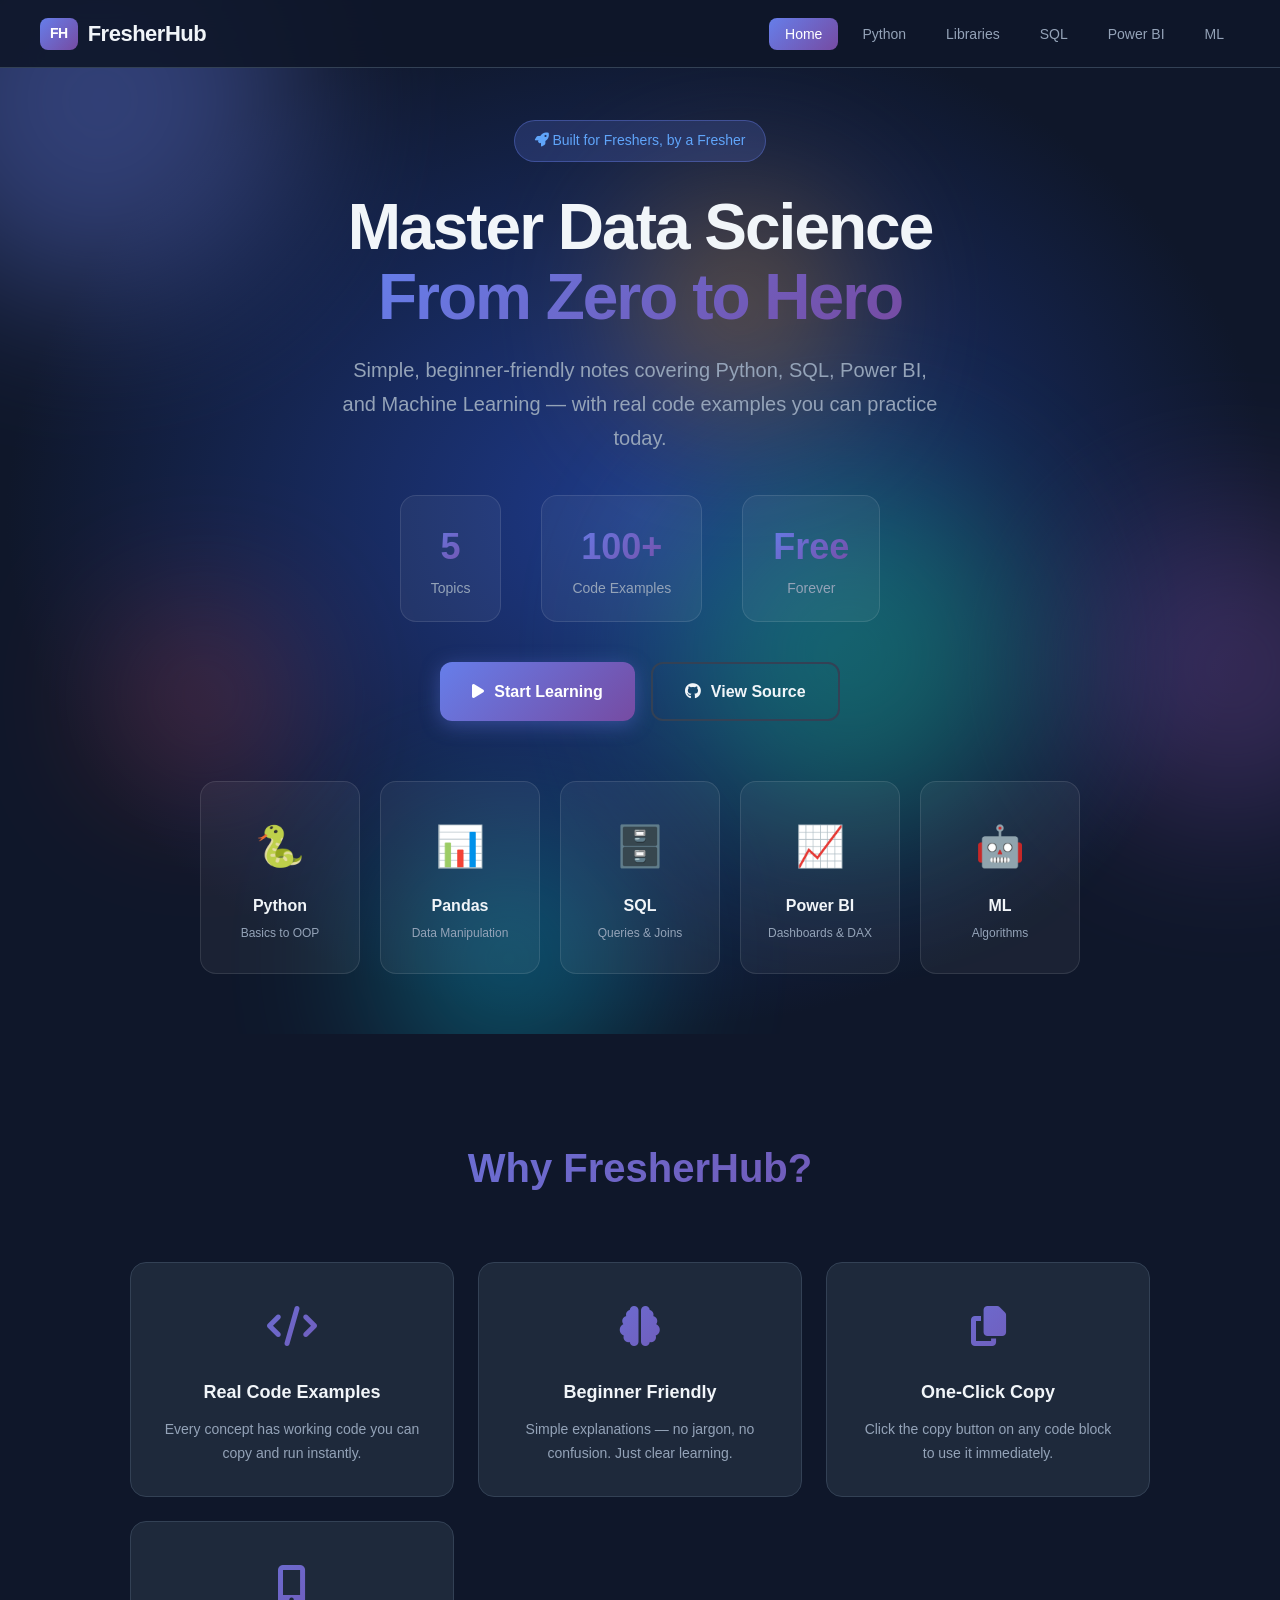
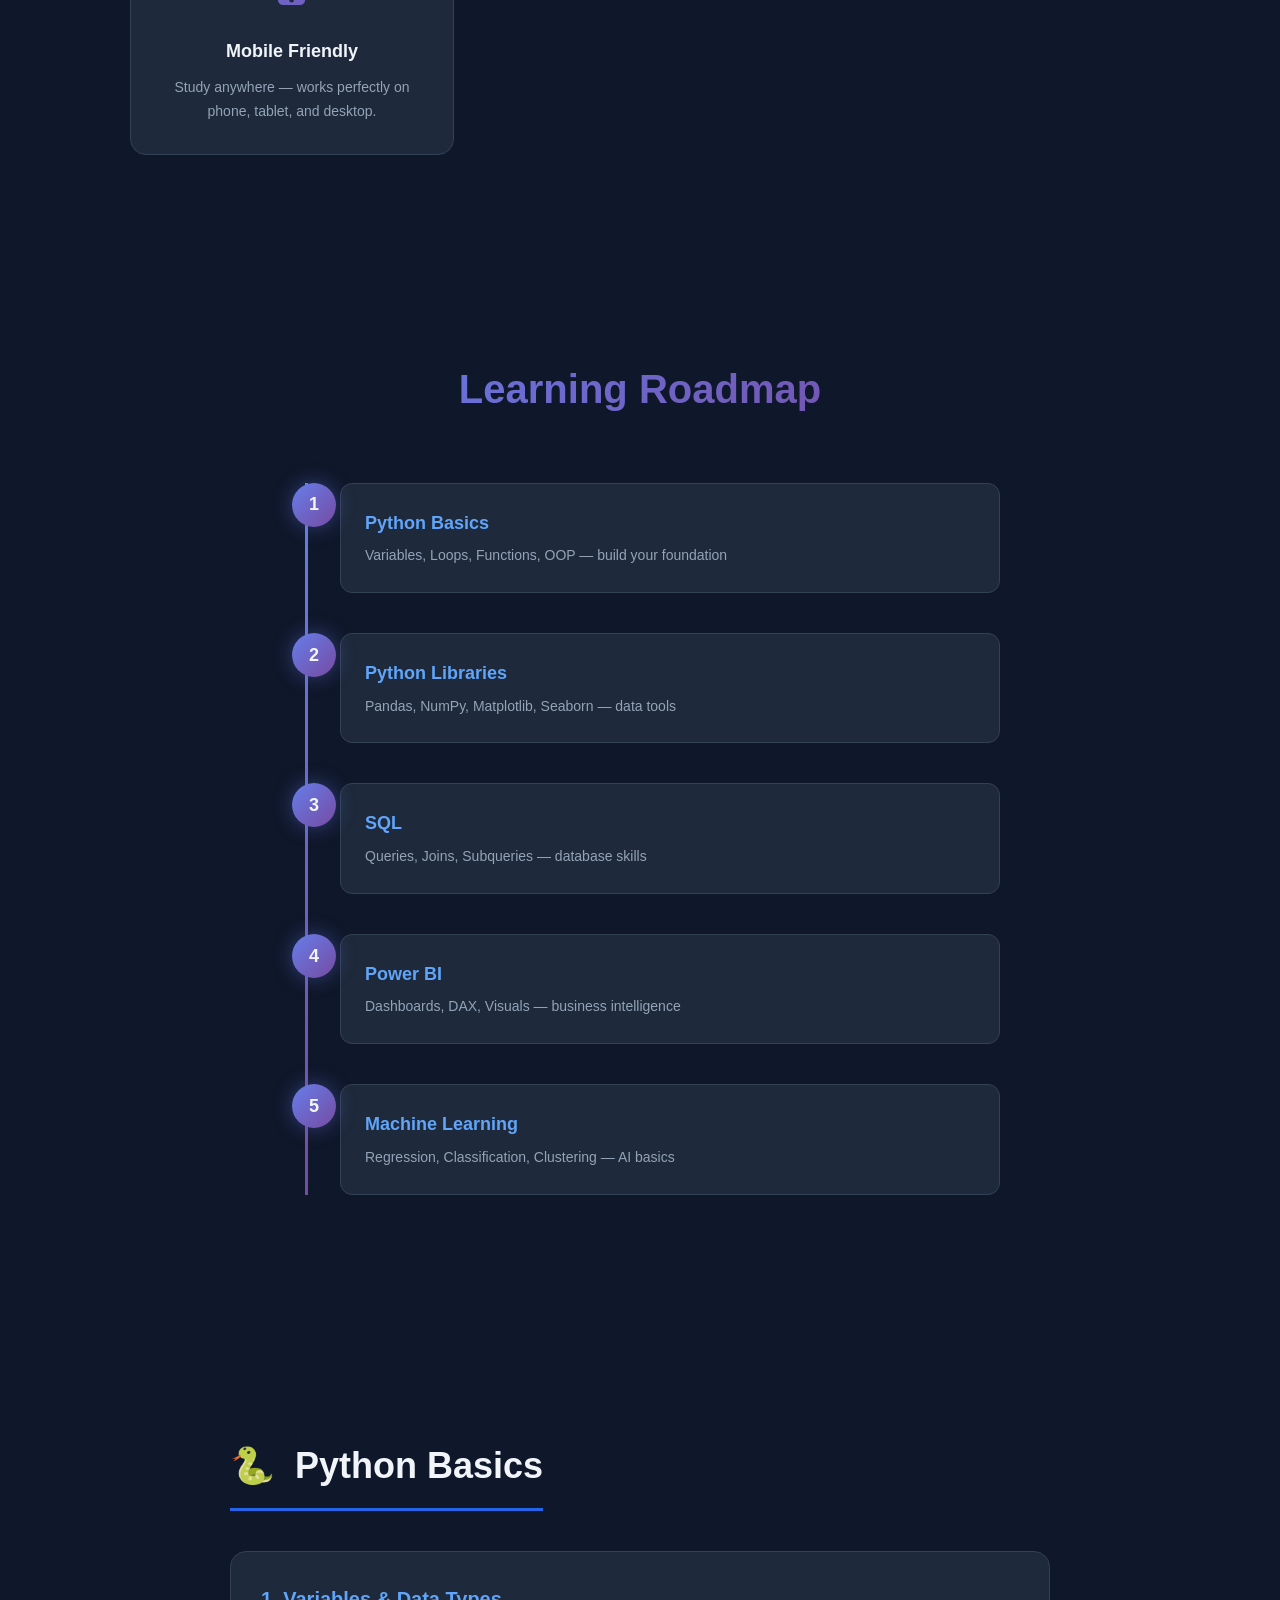
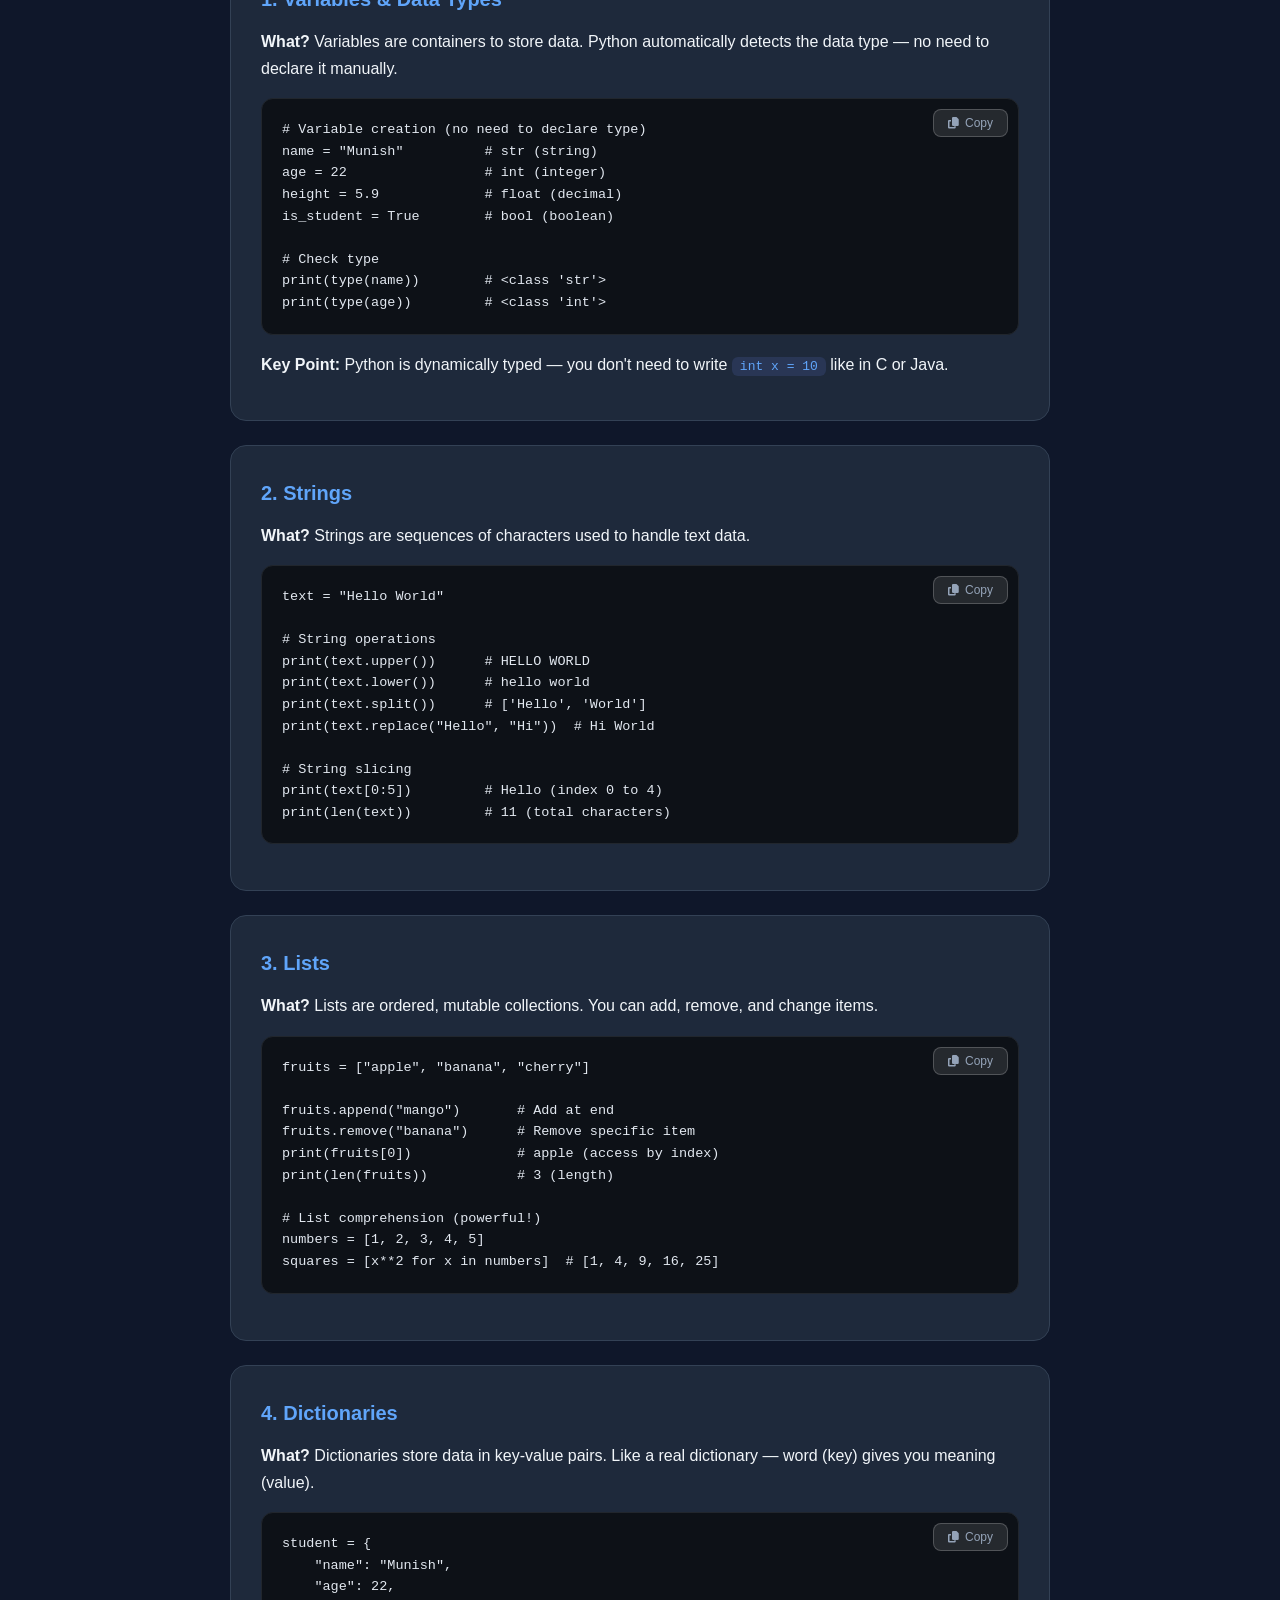
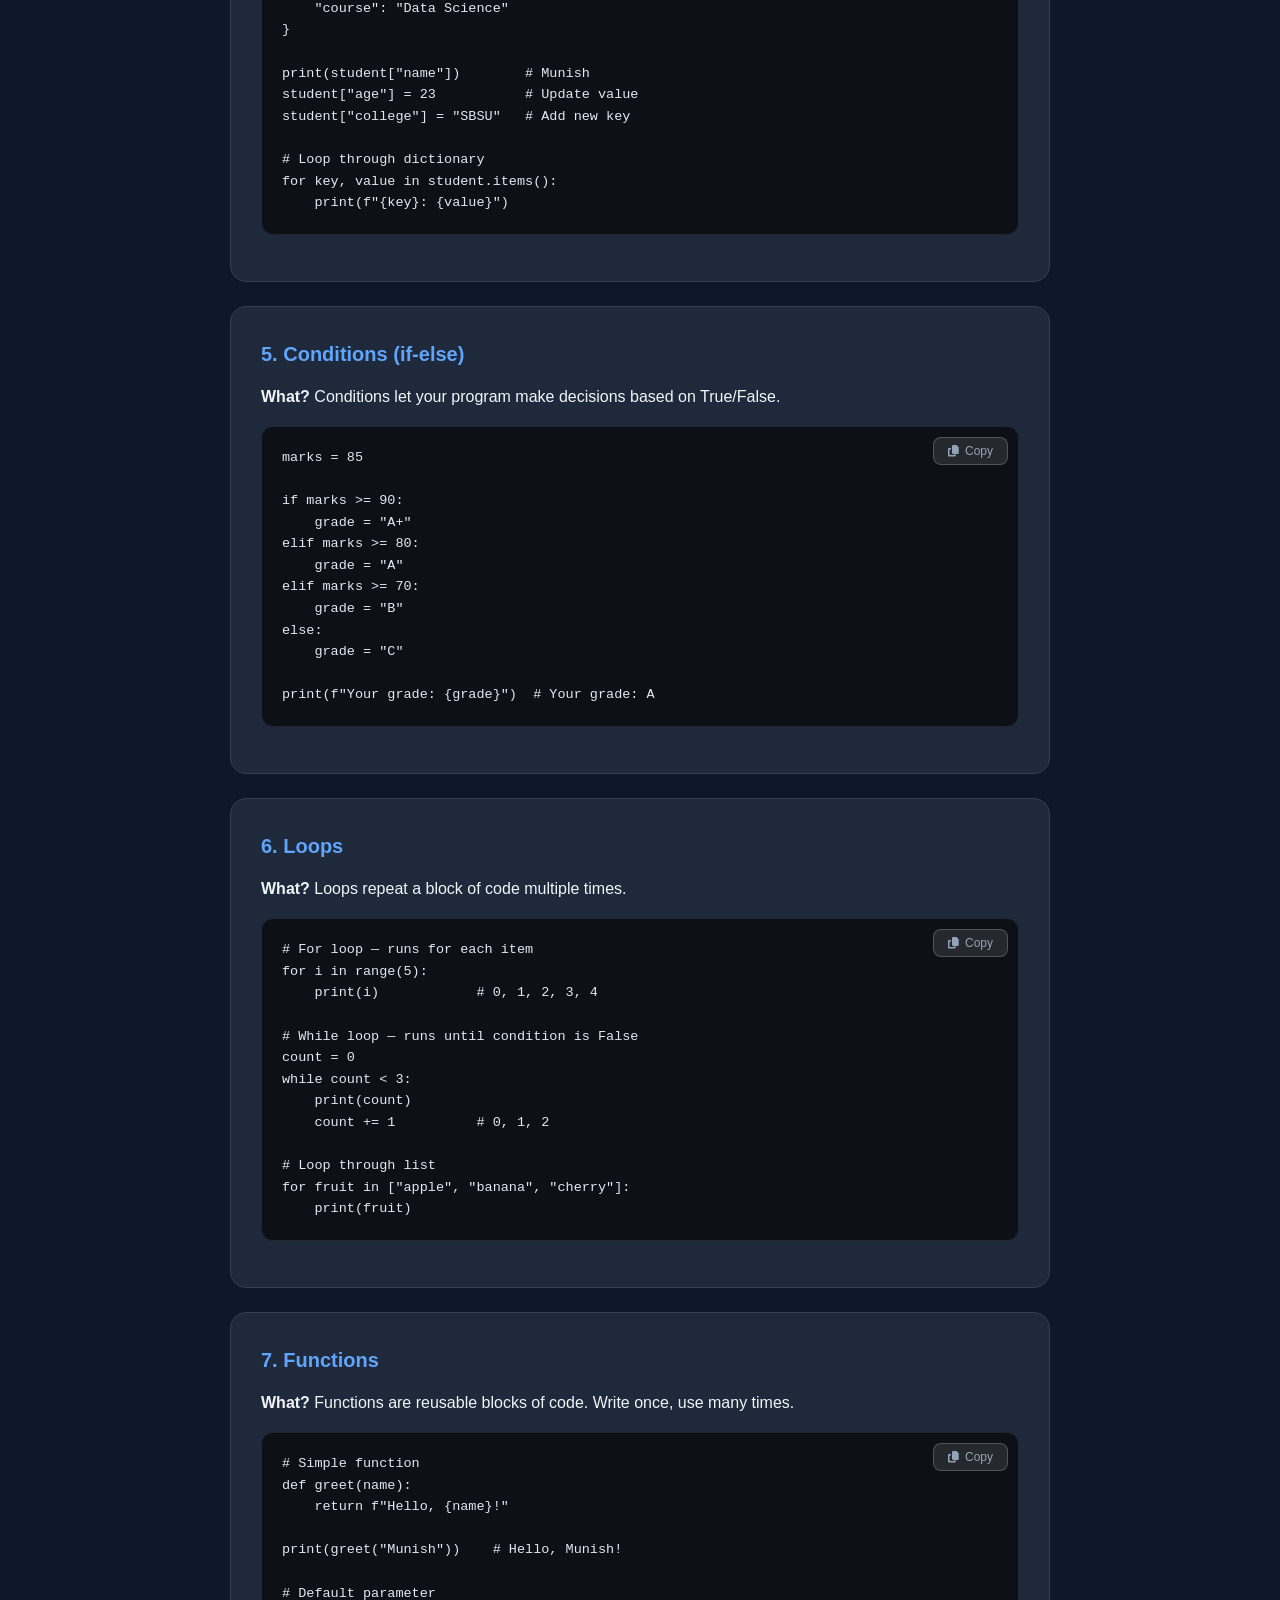
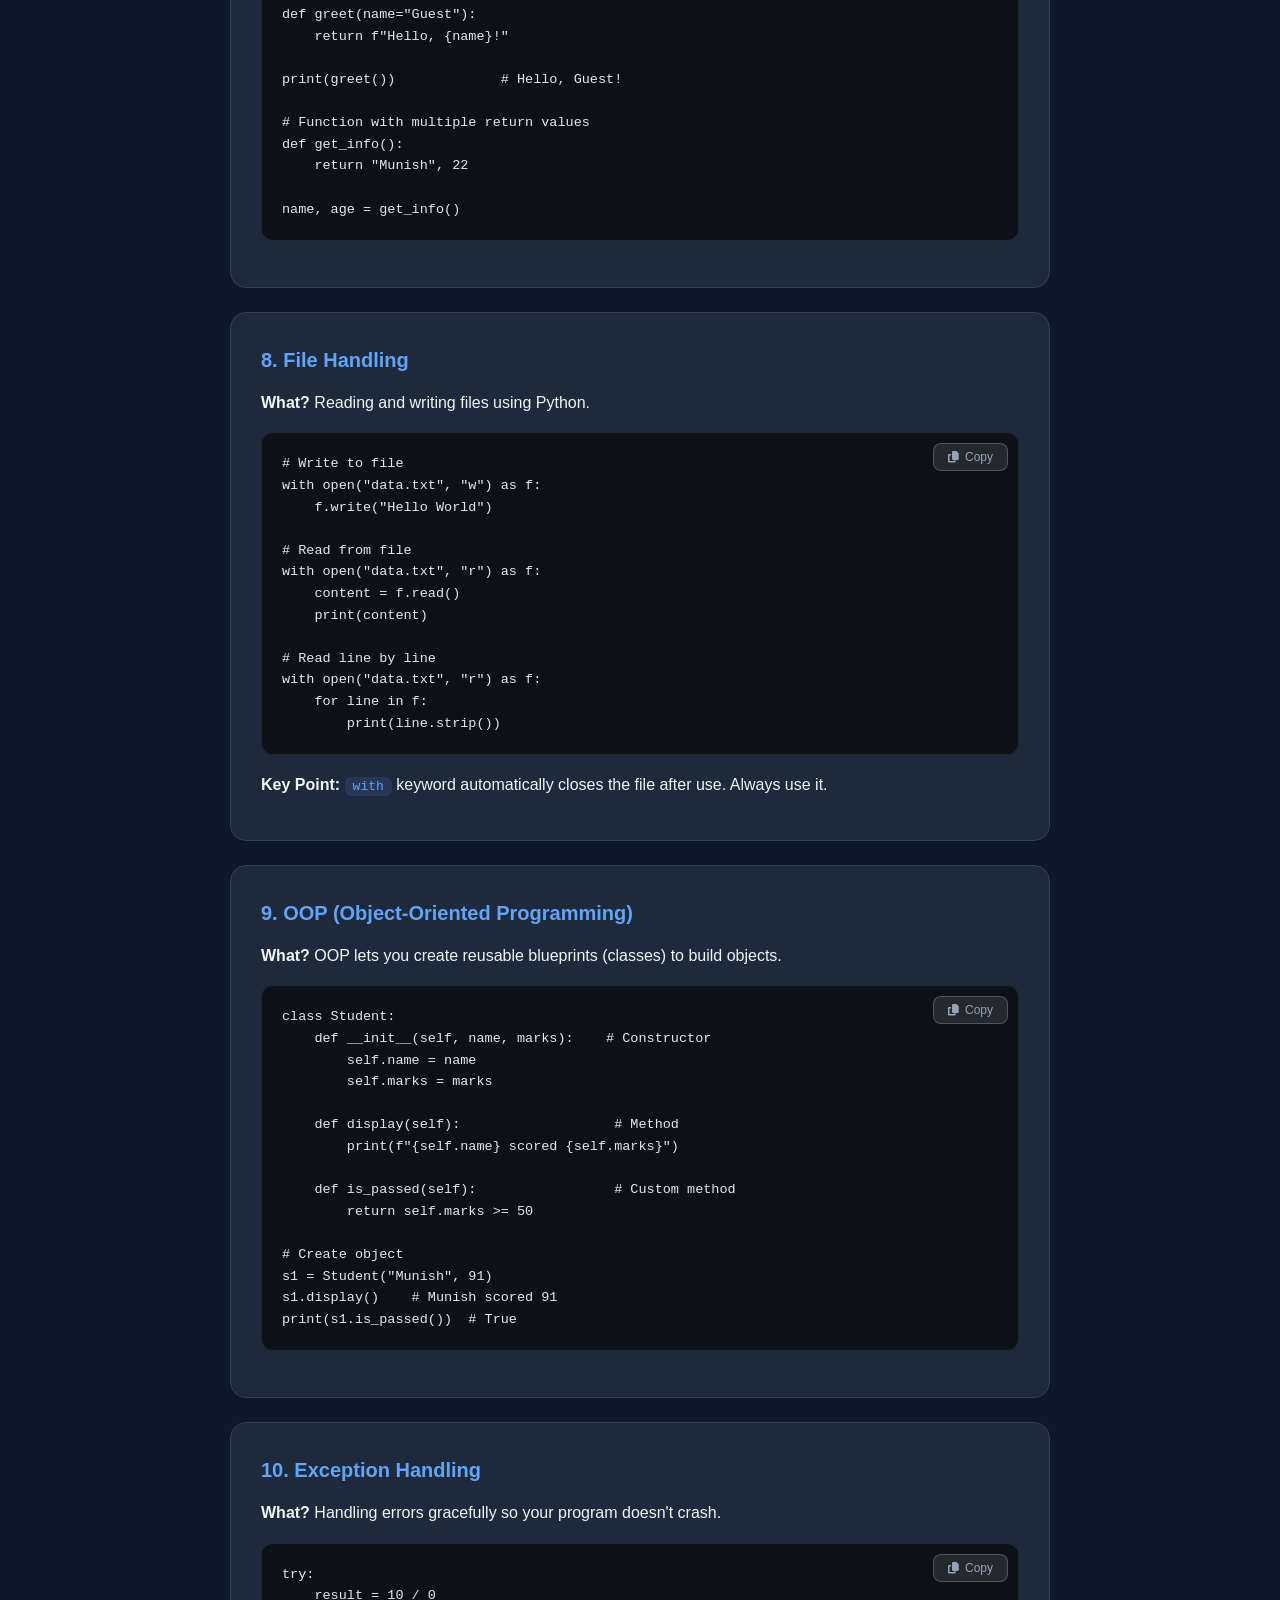
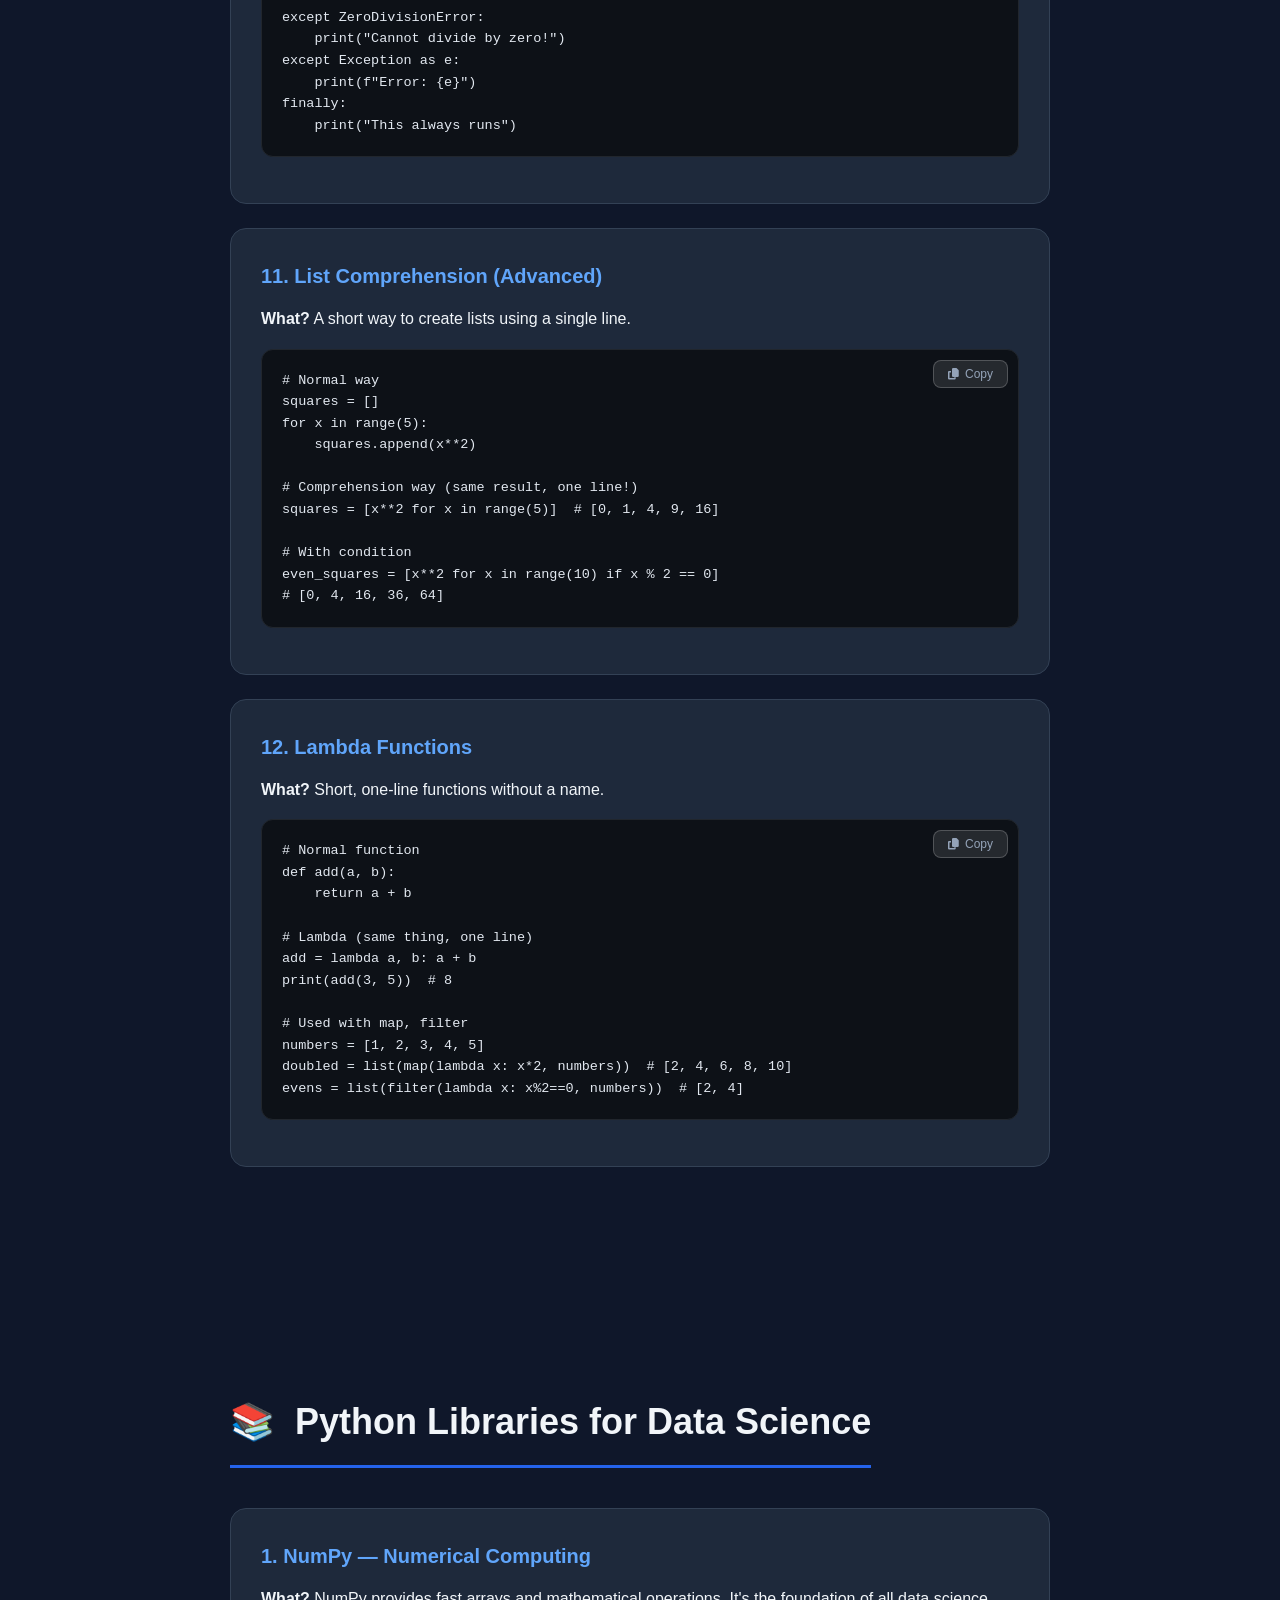
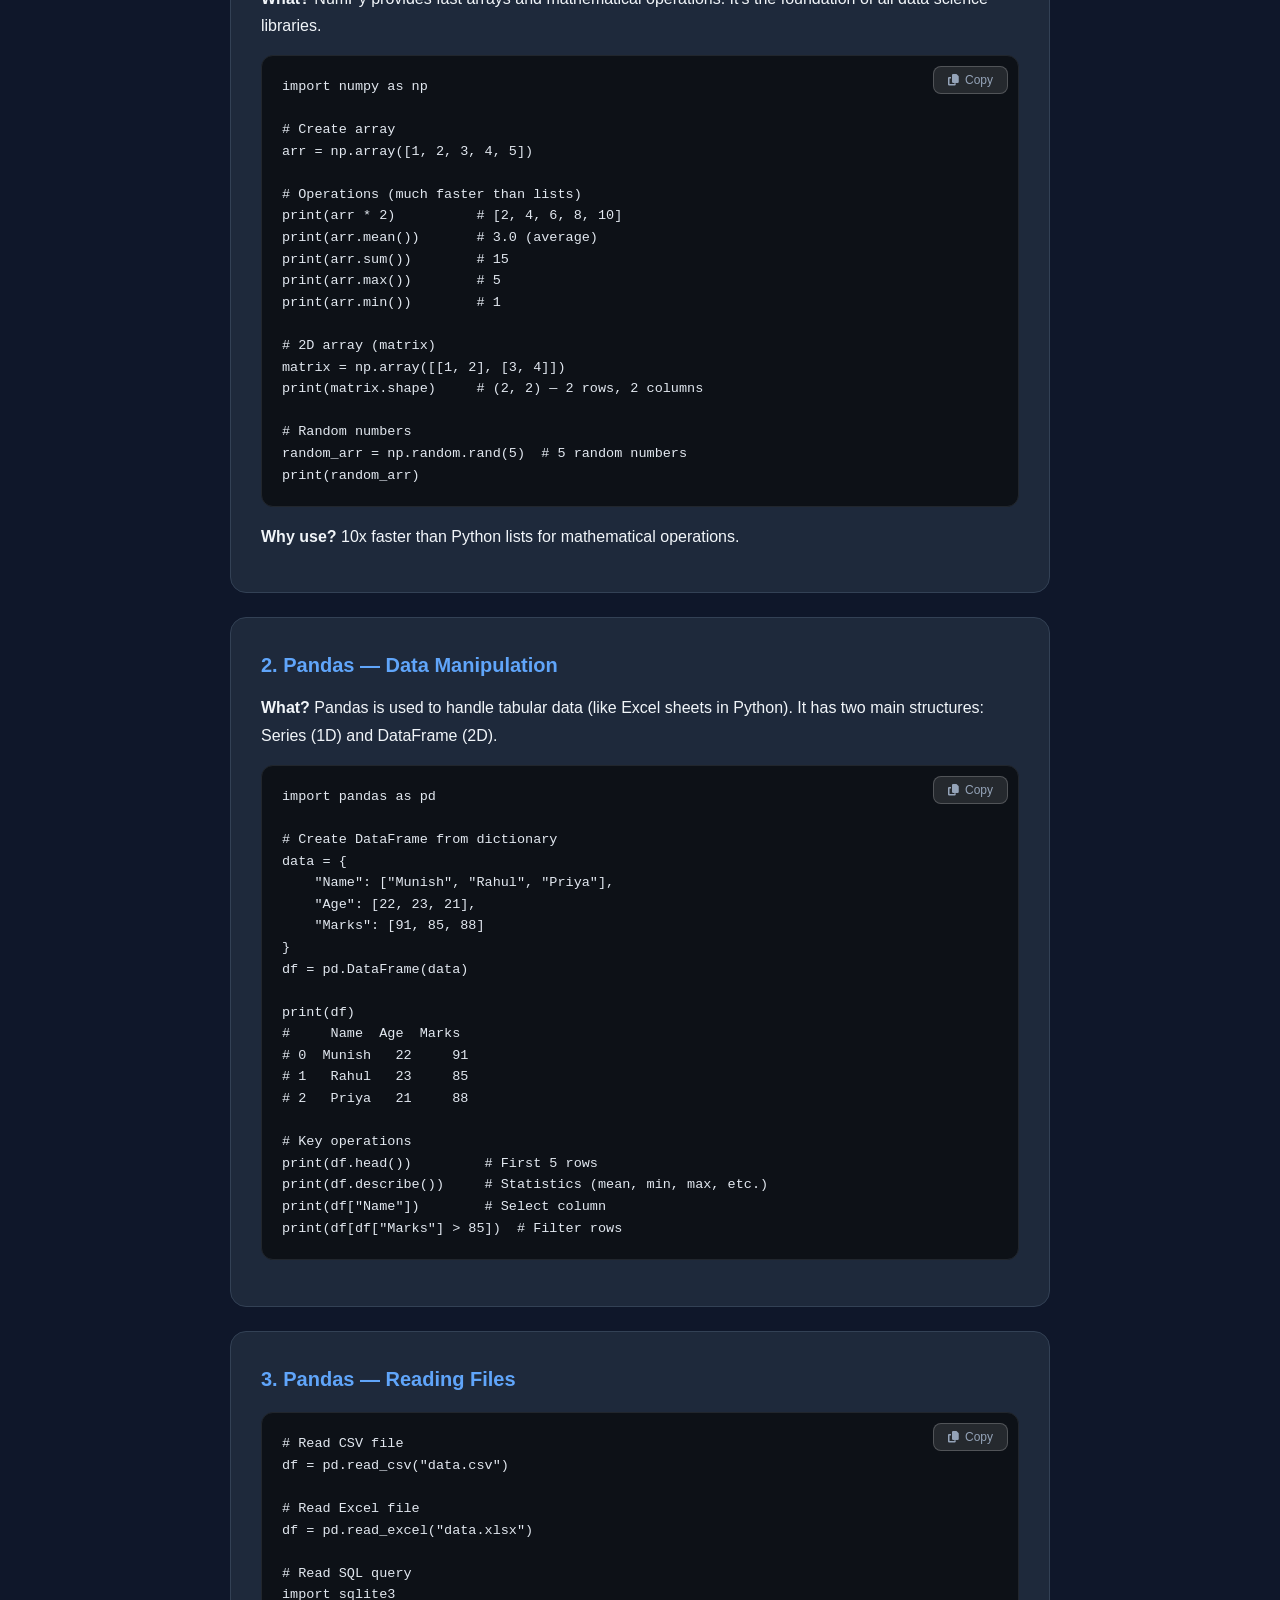
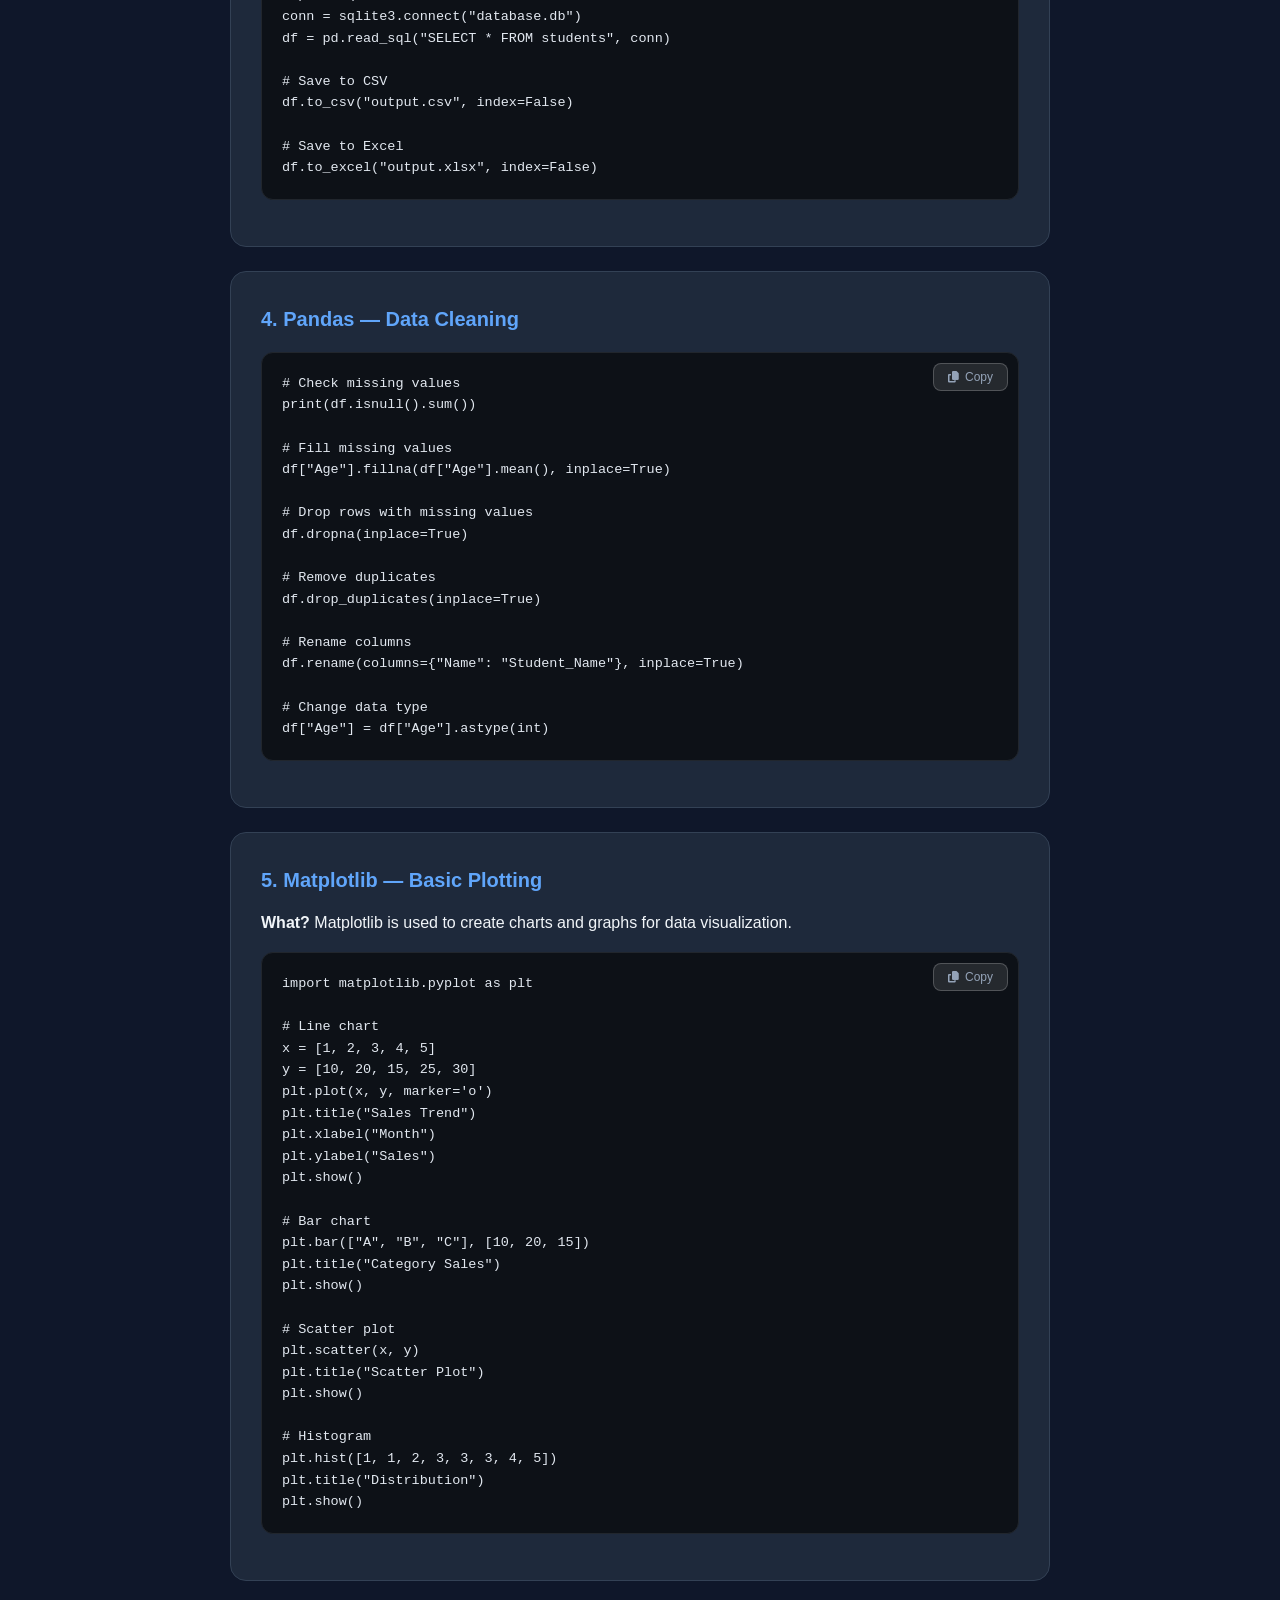
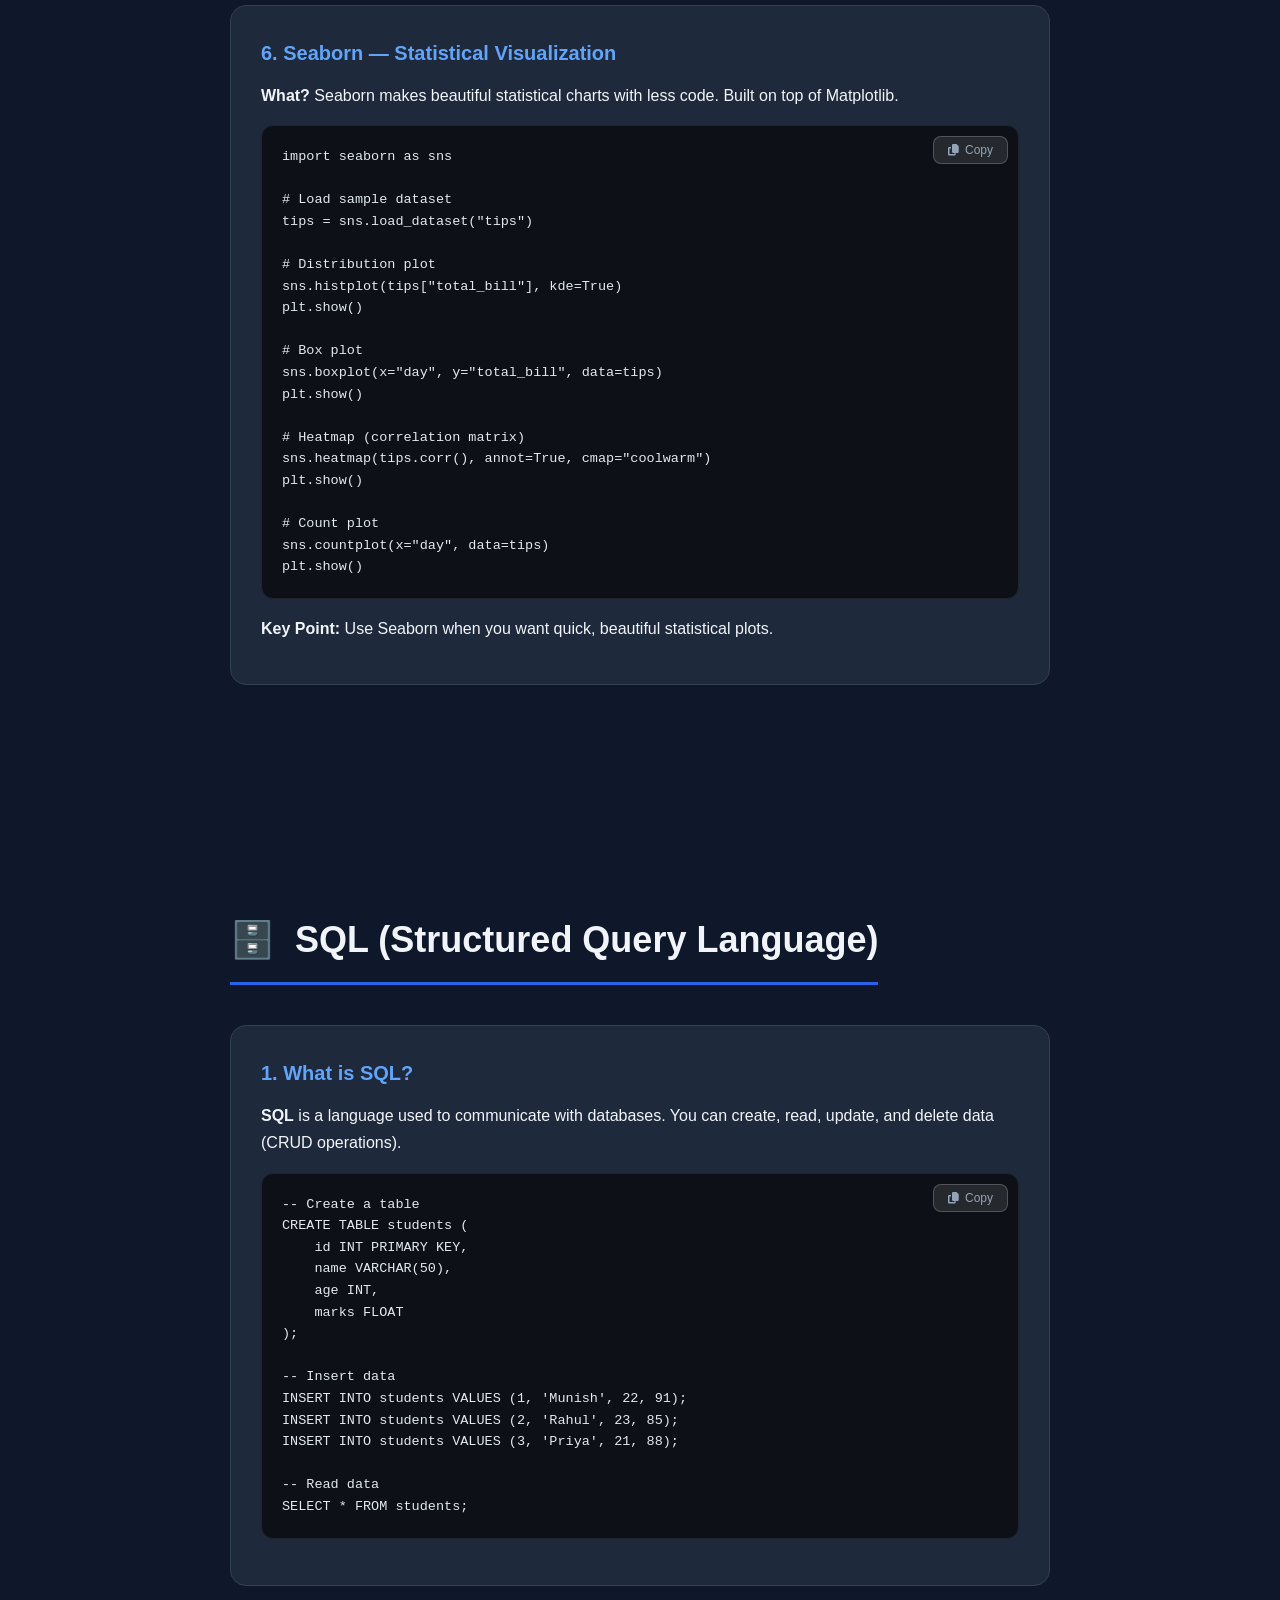
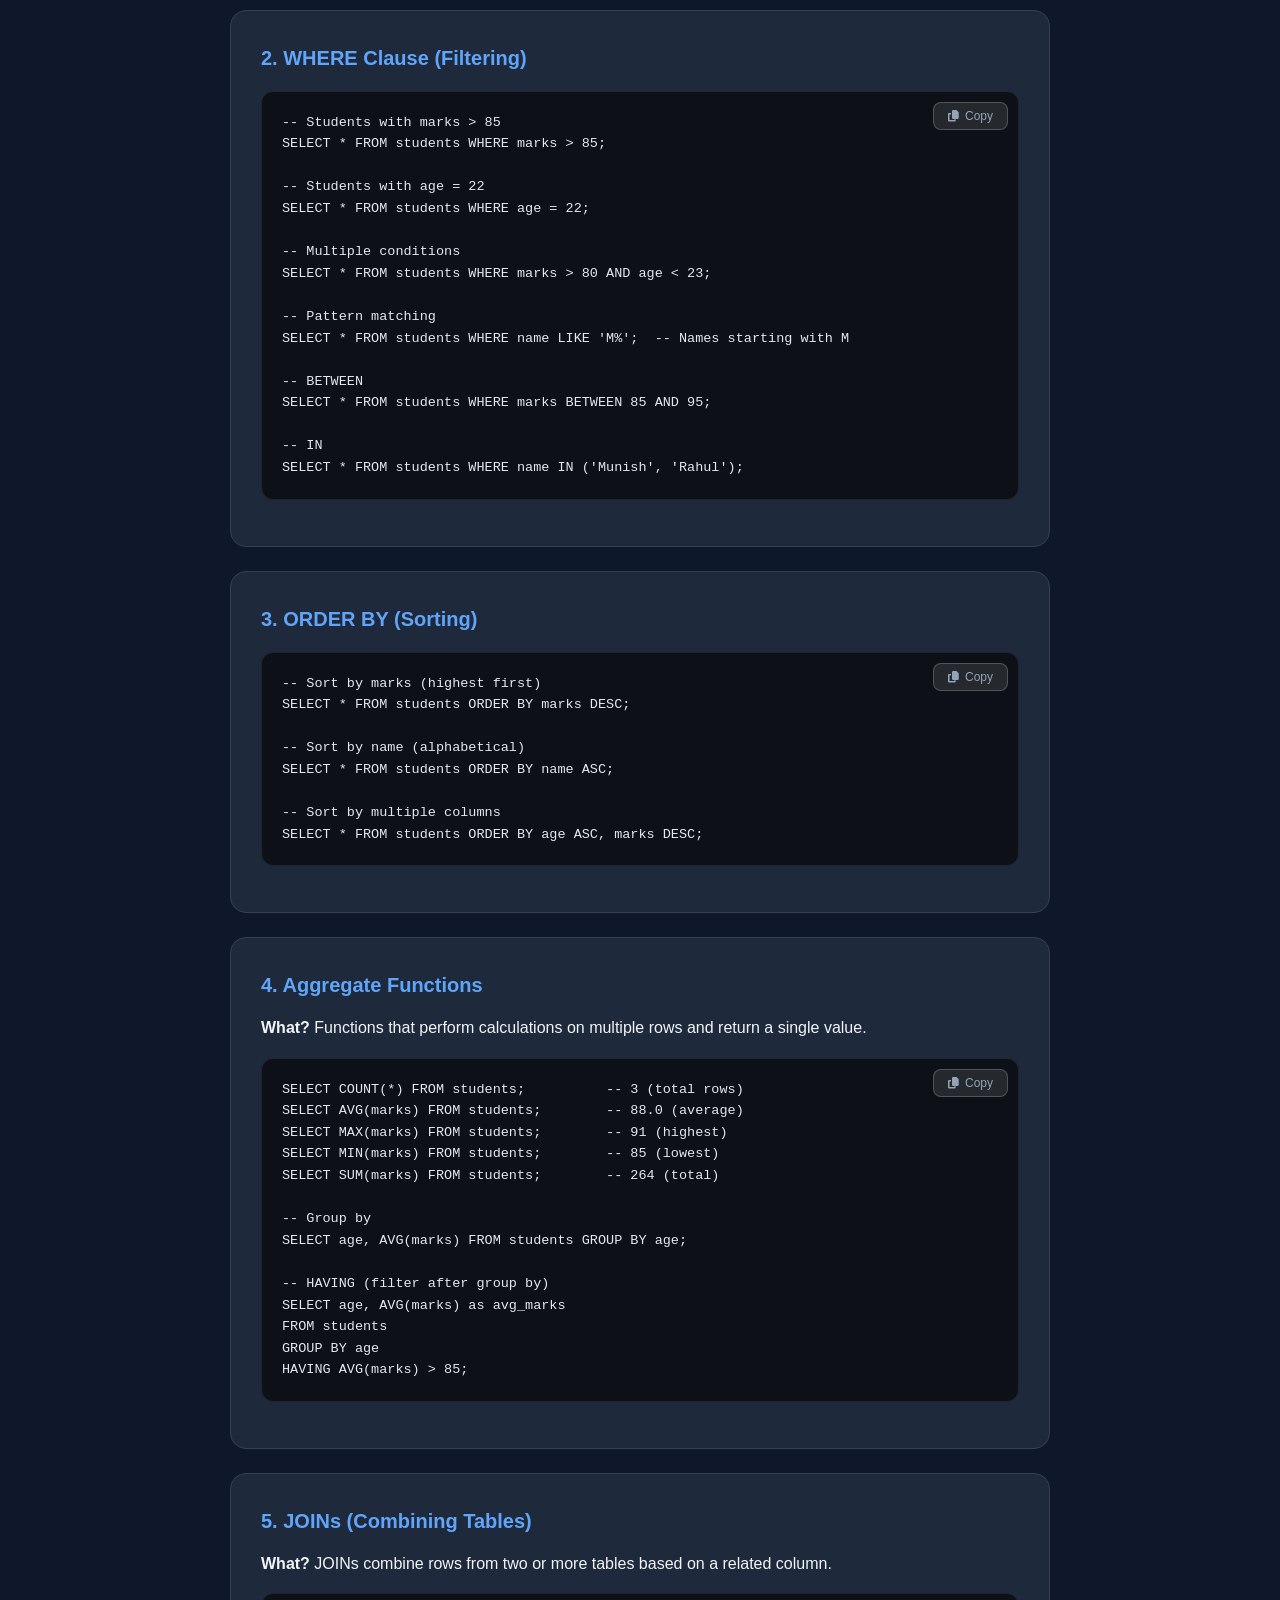
<file: index.html>
<!DOCTYPE html>
<html lang="en">
<head>
    <meta charset="UTF-8">
    <meta name="viewport" content="width=device-width, initial-scale=1.0">
    <title>FresherHub - Learn Data Science from Scratch</title>
    <link rel="stylesheet" href="https://cdnjs.cloudflare.com/ajax/libs/font-awesome/6.4.0/css/all.min.css">
    <link rel="stylesheet" href="style.css">
</head>
<body>

<!-- NAVIGATION -->
<nav class="navbar">
    <div class="nav-brand">
        <span class="brand-icon">FH</span>
        FresherHub
    </div>
    <ul class="nav-links">
        <li><a href="#home" class="active">Home</a></li>
        <li><a href="#python">Python</a></li>
        <li><a href="#libraries">Libraries</a></li>
        <li><a href="#sql">SQL</a></li>
        <li><a href="#powerbi">Power BI</a></li>
        <li><a href="#ml">ML</a></li>
    </ul>
    <div class="hamburger" onclick="toggleMenu()">
        <span></span><span></span><span></span>
    </div>
</nav>

<!-- ==================== HERO SECTION ==================== -->
<section id="home" class="hero">
    <div class="hero-bg">
        <div class="floating-shape shape1"></div>
        <div class="floating-shape shape2"></div>
        <div class="floating-shape shape3"></div>
        <div class="floating-shape shape4"></div>
        <div class="floating-shape shape5"></div>
        <div class="floating-shape shape6"></div>
    </div>

    <div class="hero-content">
        <div class="hero-badge">
            <i class="fas fa-rocket"></i> Built for Freshers, by a Fresher
        </div>
        <h1>Master Data Science<br><span class="gradient-text">From Zero to Hero</span></h1>
        <p class="hero-desc">Simple, beginner-friendly notes covering Python, SQL, Power BI, and Machine Learning — with real code examples you can practice today.</p>

        <div class="hero-stats">
            <div class="stat-card">
                <div class="stat-number">5</div>
                <div class="stat-label">Topics</div>
            </div>
            <div class="stat-card">
                <div class="stat-number">100+</div>
                <div class="stat-label">Code Examples</div>
            </div>
            <div class="stat-card">
                <div class="stat-number">Free</div>
                <div class="stat-label">Forever</div>
            </div>
        </div>

        <div class="hero-buttons">
            <a href="#python" class="btn btn-primary">
                <i class="fas fa-play"></i> Start Learning
            </a>
            <a href="https://github.com/munishverma" target="_blank" class="btn btn-outline">
                <i class="fab fa-github"></i> View Source
            </a>
        </div>
    </div>

    <div class="hero-cards-3d">
        <div class="card-3d" style="--delay: 0s;">
            <div class="card-3d-icon">🐍</div>
            <h3>Python</h3>
            <p>Basics to OOP</p>
        </div>
        <div class="card-3d" style="--delay: 0.1s;">
            <div class="card-3d-icon">📊</div>
            <h3>Pandas</h3>
            <p>Data Manipulation</p>
        </div>
        <div class="card-3d" style="--delay: 0.2s;">
            <div class="card-3d-icon">🗄️</div>
            <h3>SQL</h3>
            <p>Queries & Joins</p>
        </div>
        <div class="card-3d" style="--delay: 0.3s;">
            <div class="card-3d-icon">📈</div>
            <h3>Power BI</h3>
            <p>Dashboards & DAX</p>
        </div>
        <div class="card-3d" style="--delay: 0.4s;">
            <div class="card-3d-icon">🤖</div>
            <h3>ML</h3>
            <p>Algorithms</p>
        </div>
    </div>
</section>

<!-- ==================== FEATURES SECTION ==================== -->
<section class="features-section">
    <h2 class="section-title">Why FresherHub?</h2>
    <div class="features-grid">
        <div class="feature-card">
            <div class="feature-icon"><i class="fas fa-code"></i></div>
            <h3>Real Code Examples</h3>
            <p>Every concept has working code you can copy and run instantly.</p>
        </div>
        <div class="feature-card">
            <div class="feature-icon"><i class="fas fa-brain"></i></div>
            <h3>Beginner Friendly</h3>
            <p>Simple explanations — no jargon, no confusion. Just clear learning.</p>
        </div>
        <div class="feature-card">
            <div class="feature-icon"><i class="fas fa-copy"></i></div>
            <h3>One-Click Copy</h3>
            <p>Click the copy button on any code block to use it immediately.</p>
        </div>
        <div class="feature-card">
            <div class="feature-icon"><i class="fas fa-mobile-alt"></i></div>
            <h3>Mobile Friendly</h3>
            <p>Study anywhere — works perfectly on phone, tablet, and desktop.</p>
        </div>
    </div>
</section>

<!-- ==================== ROADMAP SECTION ==================== -->
<section class="roadmap-section">
    <h2 class="section-title">Learning Roadmap</h2>
    <div class="roadmap">
        <div class="roadmap-item">
            <div class="roadmap-number">1</div>
            <div class="roadmap-content">
                <h3>Python Basics</h3>
                <p>Variables, Loops, Functions, OOP — build your foundation</p>
            </div>
        </div>
        <div class="roadmap-item">
            <div class="roadmap-number">2</div>
            <div class="roadmap-content">
                <h3>Python Libraries</h3>
                <p>Pandas, NumPy, Matplotlib, Seaborn — data tools</p>
            </div>
        </div>
        <div class="roadmap-item">
            <div class="roadmap-number">3</div>
            <div class="roadmap-content">
                <h3>SQL</h3>
                <p>Queries, Joins, Subqueries — database skills</p>
            </div>
        </div>
        <div class="roadmap-item">
            <div class="roadmap-number">4</div>
            <div class="roadmap-content">
                <h3>Power BI</h3>
                <p>Dashboards, DAX, Visuals — business intelligence</p>
            </div>
        </div>
        <div class="roadmap-item">
            <div class="roadmap-number">5</div>
            <div class="roadmap-content">
                <h3>Machine Learning</h3>
                <p>Regression, Classification, Clustering — AI basics</p>
            </div>
        </div>
    </div>
</section>

<!-- ==================== PYTHON SECTION ==================== -->
<section id="python" class="content-section">
    <h2><span class="section-icon">🐍</span> Python Basics</h2>

    <div class="topic">
        <h3>1. Variables & Data Types</h3>
        <p><strong>What?</strong> Variables are containers to store data. Python automatically detects the data type — no need to declare it manually.</p>
        <div class="code-block">
            <button class="copy-btn" onclick="copyCode(this)"><i class="fas fa-copy"></i> Copy</button>
<pre><code># Variable creation (no need to declare type)
name = "Munish"          # str (string)
age = 22                 # int (integer)
height = 5.9             # float (decimal)
is_student = True        # bool (boolean)

# Check type
print(type(name))        # &lt;class 'str'&gt;
print(type(age))         # &lt;class 'int'&gt;</code></pre>
        </div>
        <p><strong>Key Point:</strong> Python is dynamically typed — you don't need to write <code>int x = 10</code> like in C or Java.</p>
    </div>

    <div class="topic">
        <h3>2. Strings</h3>
        <p><strong>What?</strong> Strings are sequences of characters used to handle text data.</p>
        <div class="code-block">
            <button class="copy-btn" onclick="copyCode(this)"><i class="fas fa-copy"></i> Copy</button>
<pre><code>text = "Hello World"

# String operations
print(text.upper())      # HELLO WORLD
print(text.lower())      # hello world
print(text.split())      # ['Hello', 'World']
print(text.replace("Hello", "Hi"))  # Hi World

# String slicing
print(text[0:5])         # Hello (index 0 to 4)
print(len(text))         # 11 (total characters)</code></pre>
        </div>
    </div>

    <div class="topic">
        <h3>3. Lists</h3>
        <p><strong>What?</strong> Lists are ordered, mutable collections. You can add, remove, and change items.</p>
        <div class="code-block">
            <button class="copy-btn" onclick="copyCode(this)"><i class="fas fa-copy"></i> Copy</button>
<pre><code>fruits = ["apple", "banana", "cherry"]

fruits.append("mango")       # Add at end
fruits.remove("banana")      # Remove specific item
print(fruits[0])             # apple (access by index)
print(len(fruits))           # 3 (length)

# List comprehension (powerful!)
numbers = [1, 2, 3, 4, 5]
squares = [x**2 for x in numbers]  # [1, 4, 9, 16, 25]</code></pre>
        </div>
    </div>

    <div class="topic">
        <h3>4. Dictionaries</h3>
        <p><strong>What?</strong> Dictionaries store data in key-value pairs. Like a real dictionary — word (key) gives you meaning (value).</p>
        <div class="code-block">
            <button class="copy-btn" onclick="copyCode(this)"><i class="fas fa-copy"></i> Copy</button>
<pre><code>student = {
    "name": "Munish",
    "age": 22,
    "course": "Data Science"
}

print(student["name"])        # Munish
student["age"] = 23           # Update value
student["college"] = "SBSU"   # Add new key

# Loop through dictionary
for key, value in student.items():
    print(f"{key}: {value}")</code></pre>
        </div>
    </div>

    <div class="topic">
        <h3>5. Conditions (if-else)</h3>
        <p><strong>What?</strong> Conditions let your program make decisions based on True/False.</p>
        <div class="code-block">
            <button class="copy-btn" onclick="copyCode(this)"><i class="fas fa-copy"></i> Copy</button>
<pre><code>marks = 85

if marks >= 90:
    grade = "A+"
elif marks >= 80:
    grade = "A"
elif marks >= 70:
    grade = "B"
else:
    grade = "C"

print(f"Your grade: {grade}")  # Your grade: A</code></pre>
        </div>
    </div>

    <div class="topic">
        <h3>6. Loops</h3>
        <p><strong>What?</strong> Loops repeat a block of code multiple times.</p>
        <div class="code-block">
            <button class="copy-btn" onclick="copyCode(this)"><i class="fas fa-copy"></i> Copy</button>
<pre><code># For loop — runs for each item
for i in range(5):
    print(i)            # 0, 1, 2, 3, 4

# While loop — runs until condition is False
count = 0
while count < 3:
    print(count)
    count += 1          # 0, 1, 2

# Loop through list
for fruit in ["apple", "banana", "cherry"]:
    print(fruit)</code></pre>
        </div>
    </div>

    <div class="topic">
        <h3>7. Functions</h3>
        <p><strong>What?</strong> Functions are reusable blocks of code. Write once, use many times.</p>
        <div class="code-block">
            <button class="copy-btn" onclick="copyCode(this)"><i class="fas fa-copy"></i> Copy</button>
<pre><code># Simple function
def greet(name):
    return f"Hello, {name}!"

print(greet("Munish"))    # Hello, Munish!

# Default parameter
def greet(name="Guest"):
    return f"Hello, {name}!"

print(greet())             # Hello, Guest!

# Function with multiple return values
def get_info():
    return "Munish", 22

name, age = get_info()</code></pre>
        </div>
    </div>

    <div class="topic">
        <h3>8. File Handling</h3>
        <p><strong>What?</strong> Reading and writing files using Python.</p>
        <div class="code-block">
            <button class="copy-btn" onclick="copyCode(this)"><i class="fas fa-copy"></i> Copy</button>
<pre><code># Write to file
with open("data.txt", "w") as f:
    f.write("Hello World")

# Read from file
with open("data.txt", "r") as f:
    content = f.read()
    print(content)

# Read line by line
with open("data.txt", "r") as f:
    for line in f:
        print(line.strip())</code></pre>
        </div>
        <p><strong>Key Point:</strong> <code>with</code> keyword automatically closes the file after use. Always use it.</p>
    </div>

    <div class="topic">
        <h3>9. OOP (Object-Oriented Programming)</h3>
        <p><strong>What?</strong> OOP lets you create reusable blueprints (classes) to build objects.</p>
        <div class="code-block">
            <button class="copy-btn" onclick="copyCode(this)"><i class="fas fa-copy"></i> Copy</button>
<pre><code>class Student:
    def __init__(self, name, marks):    # Constructor
        self.name = name
        self.marks = marks

    def display(self):                   # Method
        print(f"{self.name} scored {self.marks}")

    def is_passed(self):                 # Custom method
        return self.marks >= 50

# Create object
s1 = Student("Munish", 91)
s1.display()    # Munish scored 91
print(s1.is_passed())  # True</code></pre>
        </div>
    </div>

    <div class="topic">
        <h3>10. Exception Handling</h3>
        <p><strong>What?</strong> Handling errors gracefully so your program doesn't crash.</p>
        <div class="code-block">
            <button class="copy-btn" onclick="copyCode(this)"><i class="fas fa-copy"></i> Copy</button>
<pre><code>try:
    result = 10 / 0
except ZeroDivisionError:
    print("Cannot divide by zero!")
except Exception as e:
    print(f"Error: {e}")
finally:
    print("This always runs")</code></pre>
        </div>
    </div>

    <div class="topic">
        <h3>11. List Comprehension (Advanced)</h3>
        <p><strong>What?</strong> A short way to create lists using a single line.</p>
        <div class="code-block">
            <button class="copy-btn" onclick="copyCode(this)"><i class="fas fa-copy"></i> Copy</button>
<pre><code># Normal way
squares = []
for x in range(5):
    squares.append(x**2)

# Comprehension way (same result, one line!)
squares = [x**2 for x in range(5)]  # [0, 1, 4, 9, 16]

# With condition
even_squares = [x**2 for x in range(10) if x % 2 == 0]
# [0, 4, 16, 36, 64]</code></pre>
        </div>
    </div>

    <div class="topic">
        <h3>12. Lambda Functions</h3>
        <p><strong>What?</strong> Short, one-line functions without a name.</p>
        <div class="code-block">
            <button class="copy-btn" onclick="copyCode(this)"><i class="fas fa-copy"></i> Copy</button>
<pre><code># Normal function
def add(a, b):
    return a + b

# Lambda (same thing, one line)
add = lambda a, b: a + b
print(add(3, 5))  # 8

# Used with map, filter
numbers = [1, 2, 3, 4, 5]
doubled = list(map(lambda x: x*2, numbers))  # [2, 4, 6, 8, 10]
evens = list(filter(lambda x: x%2==0, numbers))  # [2, 4]</code></pre>
        </div>
    </div>
</section>

<!-- ==================== PYTHON LIBRARIES SECTION ==================== -->
<section id="libraries" class="content-section">
    <h2><span class="section-icon">📚</span> Python Libraries for Data Science</h2>

    <div class="topic">
        <h3>1. NumPy — Numerical Computing</h3>
        <p><strong>What?</strong> NumPy provides fast arrays and mathematical operations. It's the foundation of all data science libraries.</p>
        <div class="code-block">
            <button class="copy-btn" onclick="copyCode(this)"><i class="fas fa-copy"></i> Copy</button>
<pre><code>import numpy as np

# Create array
arr = np.array([1, 2, 3, 4, 5])

# Operations (much faster than lists)
print(arr * 2)          # [2, 4, 6, 8, 10]
print(arr.mean())       # 3.0 (average)
print(arr.sum())        # 15
print(arr.max())        # 5
print(arr.min())        # 1

# 2D array (matrix)
matrix = np.array([[1, 2], [3, 4]])
print(matrix.shape)     # (2, 2) — 2 rows, 2 columns

# Random numbers
random_arr = np.random.rand(5)  # 5 random numbers
print(random_arr)</code></pre>
        </div>
        <p><strong>Why use?</strong> 10x faster than Python lists for mathematical operations.</p>
    </div>

    <div class="topic">
        <h3>2. Pandas — Data Manipulation</h3>
        <p><strong>What?</strong> Pandas is used to handle tabular data (like Excel sheets in Python). It has two main structures: Series (1D) and DataFrame (2D).</p>
        <div class="code-block">
            <button class="copy-btn" onclick="copyCode(this)"><i class="fas fa-copy"></i> Copy</button>
<pre><code>import pandas as pd

# Create DataFrame from dictionary
data = {
    "Name": ["Munish", "Rahul", "Priya"],
    "Age": [22, 23, 21],
    "Marks": [91, 85, 88]
}
df = pd.DataFrame(data)

print(df)
#     Name  Age  Marks
# 0  Munish   22     91
# 1   Rahul   23     85
# 2   Priya   21     88

# Key operations
print(df.head())         # First 5 rows
print(df.describe())     # Statistics (mean, min, max, etc.)
print(df["Name"])        # Select column
print(df[df["Marks"] > 85])  # Filter rows</code></pre>
        </div>
    </div>

    <div class="topic">
        <h3>3. Pandas — Reading Files</h3>
        <div class="code-block">
            <button class="copy-btn" onclick="copyCode(this)"><i class="fas fa-copy"></i> Copy</button>
<pre><code># Read CSV file
df = pd.read_csv("data.csv")

# Read Excel file
df = pd.read_excel("data.xlsx")

# Read SQL query
import sqlite3
conn = sqlite3.connect("database.db")
df = pd.read_sql("SELECT * FROM students", conn)

# Save to CSV
df.to_csv("output.csv", index=False)

# Save to Excel
df.to_excel("output.xlsx", index=False)</code></pre>
        </div>
    </div>

    <div class="topic">
        <h3>4. Pandas — Data Cleaning</h3>
        <div class="code-block">
            <button class="copy-btn" onclick="copyCode(this)"><i class="fas fa-copy"></i> Copy</button>
<pre><code># Check missing values
print(df.isnull().sum())

# Fill missing values
df["Age"].fillna(df["Age"].mean(), inplace=True)

# Drop rows with missing values
df.dropna(inplace=True)

# Remove duplicates
df.drop_duplicates(inplace=True)

# Rename columns
df.rename(columns={"Name": "Student_Name"}, inplace=True)

# Change data type
df["Age"] = df["Age"].astype(int)</code></pre>
        </div>
    </div>

    <div class="topic">
        <h3>5. Matplotlib — Basic Plotting</h3>
        <p><strong>What?</strong> Matplotlib is used to create charts and graphs for data visualization.</p>
        <div class="code-block">
            <button class="copy-btn" onclick="copyCode(this)"><i class="fas fa-copy"></i> Copy</button>
<pre><code>import matplotlib.pyplot as plt

# Line chart
x = [1, 2, 3, 4, 5]
y = [10, 20, 15, 25, 30]
plt.plot(x, y, marker='o')
plt.title("Sales Trend")
plt.xlabel("Month")
plt.ylabel("Sales")
plt.show()

# Bar chart
plt.bar(["A", "B", "C"], [10, 20, 15])
plt.title("Category Sales")
plt.show()

# Scatter plot
plt.scatter(x, y)
plt.title("Scatter Plot")
plt.show()

# Histogram
plt.hist([1, 1, 2, 3, 3, 3, 4, 5])
plt.title("Distribution")
plt.show()</code></pre>
        </div>
    </div>

    <div class="topic">
        <h3>6. Seaborn — Statistical Visualization</h3>
        <p><strong>What?</strong> Seaborn makes beautiful statistical charts with less code. Built on top of Matplotlib.</p>
        <div class="code-block">
            <button class="copy-btn" onclick="copyCode(this)"><i class="fas fa-copy"></i> Copy</button>
<pre><code>import seaborn as sns

# Load sample dataset
tips = sns.load_dataset("tips")

# Distribution plot
sns.histplot(tips["total_bill"], kde=True)
plt.show()

# Box plot
sns.boxplot(x="day", y="total_bill", data=tips)
plt.show()

# Heatmap (correlation matrix)
sns.heatmap(tips.corr(), annot=True, cmap="coolwarm")
plt.show()

# Count plot
sns.countplot(x="day", data=tips)
plt.show()</code></pre>
        </div>
        <p><strong>Key Point:</strong> Use Seaborn when you want quick, beautiful statistical plots.</p>
    </div>
</section>

<!-- ==================== SQL SECTION ==================== -->
<section id="sql" class="content-section">
    <h2><span class="section-icon">🗄️</span> SQL (Structured Query Language)</h2>

    <div class="topic">
        <h3>1. What is SQL?</h3>
        <p><strong>SQL</strong> is a language used to communicate with databases. You can create, read, update, and delete data (CRUD operations).</p>
        <div class="code-block">
            <button class="copy-btn" onclick="copyCode(this)"><i class="fas fa-copy"></i> Copy</button>
<pre><code>-- Create a table
CREATE TABLE students (
    id INT PRIMARY KEY,
    name VARCHAR(50),
    age INT,
    marks FLOAT
);

-- Insert data
INSERT INTO students VALUES (1, 'Munish', 22, 91);
INSERT INTO students VALUES (2, 'Rahul', 23, 85);
INSERT INTO students VALUES (3, 'Priya', 21, 88);

-- Read data
SELECT * FROM students;</code></pre>
        </div>
    </div>

    <div class="topic">
        <h3>2. WHERE Clause (Filtering)</h3>
        <div class="code-block">
            <button class="copy-btn" onclick="copyCode(this)"><i class="fas fa-copy"></i> Copy</button>
<pre><code>-- Students with marks > 85
SELECT * FROM students WHERE marks > 85;

-- Students with age = 22
SELECT * FROM students WHERE age = 22;

-- Multiple conditions
SELECT * FROM students WHERE marks > 80 AND age < 23;

-- Pattern matching
SELECT * FROM students WHERE name LIKE 'M%';  -- Names starting with M

-- BETWEEN
SELECT * FROM students WHERE marks BETWEEN 85 AND 95;

-- IN
SELECT * FROM students WHERE name IN ('Munish', 'Rahul');</code></pre>
        </div>
    </div>

    <div class="topic">
        <h3>3. ORDER BY (Sorting)</h3>
        <div class="code-block">
            <button class="copy-btn" onclick="copyCode(this)"><i class="fas fa-copy"></i> Copy</button>
<pre><code>-- Sort by marks (highest first)
SELECT * FROM students ORDER BY marks DESC;

-- Sort by name (alphabetical)
SELECT * FROM students ORDER BY name ASC;

-- Sort by multiple columns
SELECT * FROM students ORDER BY age ASC, marks DESC;</code></pre>
        </div>
    </div>

    <div class="topic">
        <h3>4. Aggregate Functions</h3>
        <p><strong>What?</strong> Functions that perform calculations on multiple rows and return a single value.</p>
        <div class="code-block">
            <button class="copy-btn" onclick="copyCode(this)"><i class="fas fa-copy"></i> Copy</button>
<pre><code>SELECT COUNT(*) FROM students;          -- 3 (total rows)
SELECT AVG(marks) FROM students;        -- 88.0 (average)
SELECT MAX(marks) FROM students;        -- 91 (highest)
SELECT MIN(marks) FROM students;        -- 85 (lowest)
SELECT SUM(marks) FROM students;        -- 264 (total)

-- Group by
SELECT age, AVG(marks) FROM students GROUP BY age;

-- HAVING (filter after group by)
SELECT age, AVG(marks) as avg_marks
FROM students
GROUP BY age
HAVING AVG(marks) > 85;</code></pre>
        </div>
    </div>

    <div class="topic">
        <h3>5. JOINs (Combining Tables)</h3>
        <p><strong>What?</strong> JOINs combine rows from two or more tables based on a related column.</p>
        <div class="code-block">
            <button class="copy-btn" onclick="copyCode(this)"><i class="fas fa-copy"></i> Copy</button>
<pre><code>-- INNER JOIN (only matching rows)
SELECT s.name, c.course_name
FROM students s
INNER JOIN courses c ON s.id = c.student_id;

-- LEFT JOIN (all from left + matching from right)
SELECT s.name, c.course_name
FROM students s
LEFT JOIN courses c ON s.id = c.student_id;

-- RIGHT JOIN (all from right + matching from left)
SELECT s.name, c.course_name
FROM students s
RIGHT JOIN courses c ON s.id = c.student_id;

-- FULL JOIN (all from both)
SELECT s.name, c.course_name
FROM students s
FULL JOIN courses c ON s.id = c.student_id;</code></pre>
        </div>
        <p><strong>Key Point:</strong> INNER JOIN = intersection. LEFT JOIN = all from left table.</p>
    </div>

    <div class="topic">
        <h3>6. Subqueries</h3>
        <p><strong>What?</strong> A query inside another query.</p>
        <div class="code-block">
            <button class="copy-btn" onclick="copyCode(this)"><i class="fas fa-copy"></i> Copy</button>
<pre><code>-- Students with above-average marks
SELECT * FROM students
WHERE marks > (SELECT AVG(marks) FROM students);

-- Students in same course as Rahul
SELECT * FROM students
WHERE course_id IN (
    SELECT course_id FROM courses WHERE student_name = 'Rahul'
);</code></pre>
        </div>
    </div>

    <div class="topic">
        <h3>7. UPDATE & DELETE</h3>
        <div class="code-block">
            <button class="copy-btn" onclick="copyCode(this)"><i class="fas fa-copy"></i> Copy</button>
<pre><code>-- Update marks
UPDATE students SET marks = 95 WHERE name = 'Munish';

-- Update multiple columns
UPDATE students SET marks = 95, age = 23 WHERE id = 1;

-- Delete a row
DELETE FROM students WHERE id = 3;

-- Delete all rows (but keep table structure)
DELETE FROM students;</code></pre>
        </div>
    </div>
</section>

<!-- ==================== POWER BI SECTION ==================== -->
<section id="powerbi" class="content-section">
    <h2><span class="section-icon">📊</span> Power BI</h2>

    <div class="topic">
        <h3>1. What is Power BI?</h3>
        <p><strong>Power BI</strong> is a Microsoft tool for creating interactive dashboards and reports. It connects to multiple data sources and transforms raw data into visual insights.</p>
        <p><strong>Key Components:</strong></p>
        <ul>
            <li><strong>Power Query</strong> — Import and transform data (ETL)</li>
            <li><strong>Power Pivot</strong> — Data modeling and relationships</li>
            <li><strong>Power View</strong> — Create visualizations (charts, graphs)</li>
            <li><strong>DAX</strong> — Formula language for calculations</li>
        </ul>
    </div>

    <div class="topic">
        <h3>2. Getting Data</h3>
        <p><strong>Steps:</strong></p>
        <ul>
            <li>Click <strong>Get Data</strong> → Choose source (Excel, CSV, SQL, etc.)</li>
            <li>Click <strong>Transform Data</strong> to open Power Query Editor</li>
            <li>Clean and shape your data here</li>
            <li>Click <strong>Close & Apply</strong> to load data</li>
        </ul>
    </div>

    <div class="topic">
        <h3>3. Power Query — Data Cleaning</h3>
        <p><strong>Common operations in Power Query:</strong></p>
        <ul>
            <li><strong>Remove Columns</strong> — Right-click column → Remove</li>
            <li><strong>Change Data Type</strong> — Click icon on column header</li>
            <li><strong>Filter Rows</strong> — Click dropdown on column header</li>
            <li><strong>Replace Values</strong> — Right-click → Replace Values</li>
            <li><strong>Split Column</strong> — Split by delimiter (comma, space, etc.)</li>
            <li><strong>Add Custom Column</strong> — Add Column → Custom Column</li>
            <li><strong>Merge Tables</strong> — Combine two tables (like JOIN in SQL)</li>
            <li><strong>Append Queries</strong> — Stack tables vertically</li>
        </ul>
    </div>

    <div class="topic">
        <h3>4. DAX (Data Analysis Expressions)</h3>
        <p><strong>What?</strong> DAX is Power BI's formula language for creating custom calculations.</p>
        <div class="code-block">
            <button class="copy-btn" onclick="copyCode(this)"><i class="fas fa-copy"></i> Copy</button>
<pre><code>-- Total Sales
Total Sales = SUM(Sales[Amount])

-- Profit Margin
Profit % = (SUM(Sales[Revenue]) - SUM(Sales[Cost])) / SUM(Sales[Revenue]) * 100

-- Running Total
Running Total = CALCULATE(
    SUM(Sales[Amount]),
    FILTER(ALL(Sales), Sales[Date] <= EARLIER(Sales[Date]))
)

-- Year-over-Year Growth
YoY Growth = 
VAR CurrentYear = SUM(Sales[Amount])
VAR LastYear = CALCULATE(SUM(Sales[Amount]), SAMEPERIODLASTYEAR(Sales[Date]))
RETURN DIVIDE(CurrentYear - LastYear, LastYear, 0) * 100</code></pre>
        </div>
    </div>

    <div class="topic">
        <h3>5. Visualizations</h3>
        <p><strong>Common chart types and when to use them:</strong></p>
        <ul>
            <li><strong>Bar Chart</strong> — Compare categories</li>
            <li><strong>Line Chart</strong> — Show trends over time</li>
            <li><strong>Pie Chart</strong> — Show proportions (use sparingly)</li>
            <li><strong>Map</strong> — Geographic data</li>
            <li><strong>Card</strong> — Single KPI value (total sales, count)</li>
            <li><strong>Table/Matrix</strong> — Detailed data display</li>
            <li><strong>Slicer</strong> — Interactive filter</li>
            <li><strong>Donut Chart</strong> — Like pie chart, but with hole</li>
            <li><strong>Stacked Bar</strong> — Compare with sub-categories</li>
        </ul>
    </div>

    <div class="topic">
        <h3>6. Dashboard Best Practices</h3>
        <ul>
            <li>Keep it clean — max 6-8 visuals per page</li>
            <li>Use consistent colors and fonts</li>
            <li>Add slicers for interactivity</li>
            <li>Start with KPIs at top (cards)</li>
            <li>Use tooltips for additional context</li>
            <li>Test with different screen sizes</li>
            <li>Use bookmarks for drill-through pages</li>
            <li>Add a title and page numbers</li>
        </ul>
    </div>
</section>

<!-- ==================== MACHINE LEARNING SECTION ==================== -->
<section id="ml" class="content-section">
    <h2><span class="section-icon">🤖</span> Machine Learning</h2>

    <div class="topic">
        <h3>1. What is Machine Learning?</h3>
        <p><strong>ML</strong> is a subset of AI where computers learn patterns from data to make predictions without being explicitly programmed.</p>
        <p><strong>Types of ML:</strong></p>
        <ul>
            <li><strong>Supervised Learning</strong> — Labeled data (input + correct answer)</li>
            <li><strong>Unsupervised Learning</strong> — No labels (find hidden patterns)</li>
            <li><strong>Reinforcement Learning</strong> — Learn by reward/punishment</li>
        </ul>
    </div>

    <div class="topic">
        <h3>2. Supervised Learning — Regression</h3>
        <p><strong>What?</strong> Predicting a continuous number (e.g., price, salary, temperature).</p>
        <div class="code-block">
            <button class="copy-btn" onclick="copyCode(this)"><i class="fas fa-copy"></i> Copy</button>
<pre><code>from sklearn.model_selection import train_test_split
from sklearn.linear_model import LinearRegression
from sklearn.metrics import r2_score
import pandas as pd

# Load data
df = pd.read_csv("house_data.csv")

# Features (X) and Target (y)
X = df[["area", "bedrooms", "age"]]
y = df["price"]

# Split data (80% train, 20% test)
X_train, X_test, y_train, y_test = train_test_split(
    X, y, test_size=0.2, random_state=42
)

# Train model
model = LinearRegression()
model.fit(X_train, y_train)

# Predict
y_pred = model.predict(X_test)

# Evaluate
print(r2_score(y_test, y_pred))  # e.g., 0.85 (85% accuracy)</code></pre>
        </div>
        <p><strong>Key Algorithms:</strong> Linear Regression, Decision Tree Regressor, Random Forest Regressor</p>
    </div>

    <div class="topic">
        <h3>3. Supervised Learning — Classification</h3>
        <p><strong>What?</strong> Predicting a category/class (e.g., spam/not spam, disease/no disease).</p>
        <div class="code-block">
            <button class="copy-btn" onclick="copyCode(this)"><i class="fas fa-copy"></i> Copy</button>
<pre><code>from sklearn.ensemble import RandomForestClassifier
from sklearn.metrics import accuracy_score, classification_report

# Load data
df = pd.read_csv("churn_data.csv")

# Features and target
X = df[["age", "salary", "tenure"]]
y = df["churn"]  # 0 = No, 1 = Yes

# Split
X_train, X_test, y_train, y_test = train_test_split(
    X, y, test_size=0.2, random_state=42
)

# Train
model = RandomForestClassifier(n_estimators=100)
model.fit(X_train, y_train)

# Predict
y_pred = model.predict(X_test)

# Evaluate
print(accuracy_score(y_test, y_pred))
print(classification_report(y_test, y_pred))</code></pre>
        </div>
        <p><strong>Key Algorithms:</strong> Logistic Regression, Decision Tree, Random Forest, SVM, KNN</p>
    </div>

    <div class="topic">
        <h3>4. Unsupervised Learning — Clustering</h3>
        <p><strong>What?</strong> Grouping similar data points together without labels.</p>
        <div class="code-block">
            <button class="copy-btn" onclick="copyCode(this)"><i class="fas fa-copy"></i> Copy</button>
<pre><code>from sklearn.cluster import KMeans
import matplotlib.pyplot as plt

# Sample data
X = [[1, 2], [1, 4], [1, 0],
     [10, 2], [10, 4], [10, 0]]

# KMeans with 2 clusters
kmeans = KMeans(n_clusters=2, random_state=42)
kmeans.fit(X)

# Predict cluster
labels = kmeans.labels_
print(labels)  # [0, 0, 0, 1, 1, 1]

# Plot
plt.scatter(X[:, 0], X[:, 1], c=labels, cmap='viridis')
plt.show()</code></pre>
        </div>
        <p><strong>Key Algorithm:</strong> K-Means Clustering</p>
    </div>

    <div class="topic">
        <h3>5. Feature Engineering</h3>
        <p><strong>What?</strong> Creating new features or transforming existing ones to improve model performance.</p>
        <div class="code-block">
            <button class="copy-btn" onclick="copyCode(this)"><i class="fas fa-copy"></i> Copy</button>
<pre><code># Label Encoding (convert text to numbers)
from sklearn.preprocessing import LabelEncoder
le = LabelEncoder()
df["gender_encoded"] = le.fit_transform(df["gender"])

# One-Hot Encoding
df_encoded = pd.get_dummies(df, columns=["city"])

# Feature Scaling
from sklearn.preprocessing import StandardScaler
scaler = StandardScaler()
df[["age", "salary"]] = scaler.fit_transform(df[["age", "salary"]])</code></pre>
        </div>
    </div>

    <div class="topic">
        <h3>6. Model Evaluation</h3>
        <p><strong>For Regression:</strong></p>
        <ul>
            <li><strong>R² Score</strong> — How well model explains variance (0 to 1, higher is better)</li>
            <li><strong>MAE</strong> — Mean Absolute Error (average error)</li>
            <li><strong>RMSE</strong> — Root Mean Squared Error (penalizes large errors)</li>
        </ul>
        <p><strong>For Classification:</strong></p>
        <ul>
            <li><strong>Accuracy</strong> — % of correct predictions</li>
            <li><strong>Precision</strong> — Of predicted positives, how many are actually positive</li>
            <li><strong>Recall</strong> — Of actual positives, how many were detected</li>
            <li><strong>F1 Score</strong> — Harmonic mean of Precision and Recall</li>
            <li><strong>Confusion Matrix</strong> — TP, TN, FP, FN breakdown</li>
        </ul>
    </div>

    <div class="topic">
        <h3>7. Overfitting vs Underfitting</h3>
        <ul>
            <li><strong>Overfitting</strong> — Model memorizes training data, performs poorly on new data. Fix: regularization, more data, simpler model</li>
            <li><strong>Underfitting</strong> — Model is too simple, can't capture patterns. Fix: more features, complex model</li>
            <li><strong>Good Fit</strong> — Model generalizes well to unseen data</li>
        </ul>
    </div>

    <div class="topic">
        <h3>8. End-to-End ML Project Workflow</h3>
        <div class="code-block">
            <button class="copy-btn" onclick="copyCode(this)"><i class="fas fa-copy"></i> Copy</button>
<pre><code>1. Import Libraries
   → pandas, numpy, sklearn, matplotlib

2. Load Data
   → pd.read_csv("data.csv")

3. Explore Data (EDA)
   → df.head(), df.describe(), df.info()

4. Clean Data
   → Handle missing values, duplicates, outliers

5. Feature Engineering
   → Encode categories, scale numerical features

6. Split Data
   → train_test_split(X, y, test_size=0.2)

7. Choose & Train Model
   → model.fit(X_train, y_train)

8. Make Predictions
   → y_pred = model.predict(X_test)

9. Evaluate
   → accuracy_score, r2_score, classification_report

10. Tune Hyperparameters
    → GridSearchCV, RandomizedSearchCV

11. Save Model
    → joblib.dump(model, "model.pkl")</code></pre>
        </div>
    </div>
</section>

<!-- ==================== FOOTER ==================== -->
<footer class="footer">
    <div class="footer-content">
        <div class="footer-brand">
            <span class="brand-icon">FH</span> FresherHub
        </div>
        <p>Built with ❤️ for freshers who want to learn Data Science</p>
        <div class="footer-links">
            <a href="https://github.com/munishverma" target="_blank"><i class="fab fa-github"></i></a>
            <a href="https://linkedin.com/in/munishverma" target="_blank"><i class="fab fa-linkedin"></i></a>
            <a href="mailto:vermamunish92451@gmail.com"><i class="fas fa-envelope"></i></a>
        </div>
        <p class="footer-copy">© 2026 FresherHub. All notes are free to use.</p>
        <p class="footer-copy" style="margin-top: 8px;">Created by <strong>Munish Verma</strong></p>
    </div>
</footer>

<!-- BACK TO TOP BUTTON -->
<button class="back-to-top" id="backToTop" onclick="scrollToTop()">
    <i class="fas fa-arrow-up"></i>
</button>

<script src="script.js"></script>
</body>
</html>
</file>
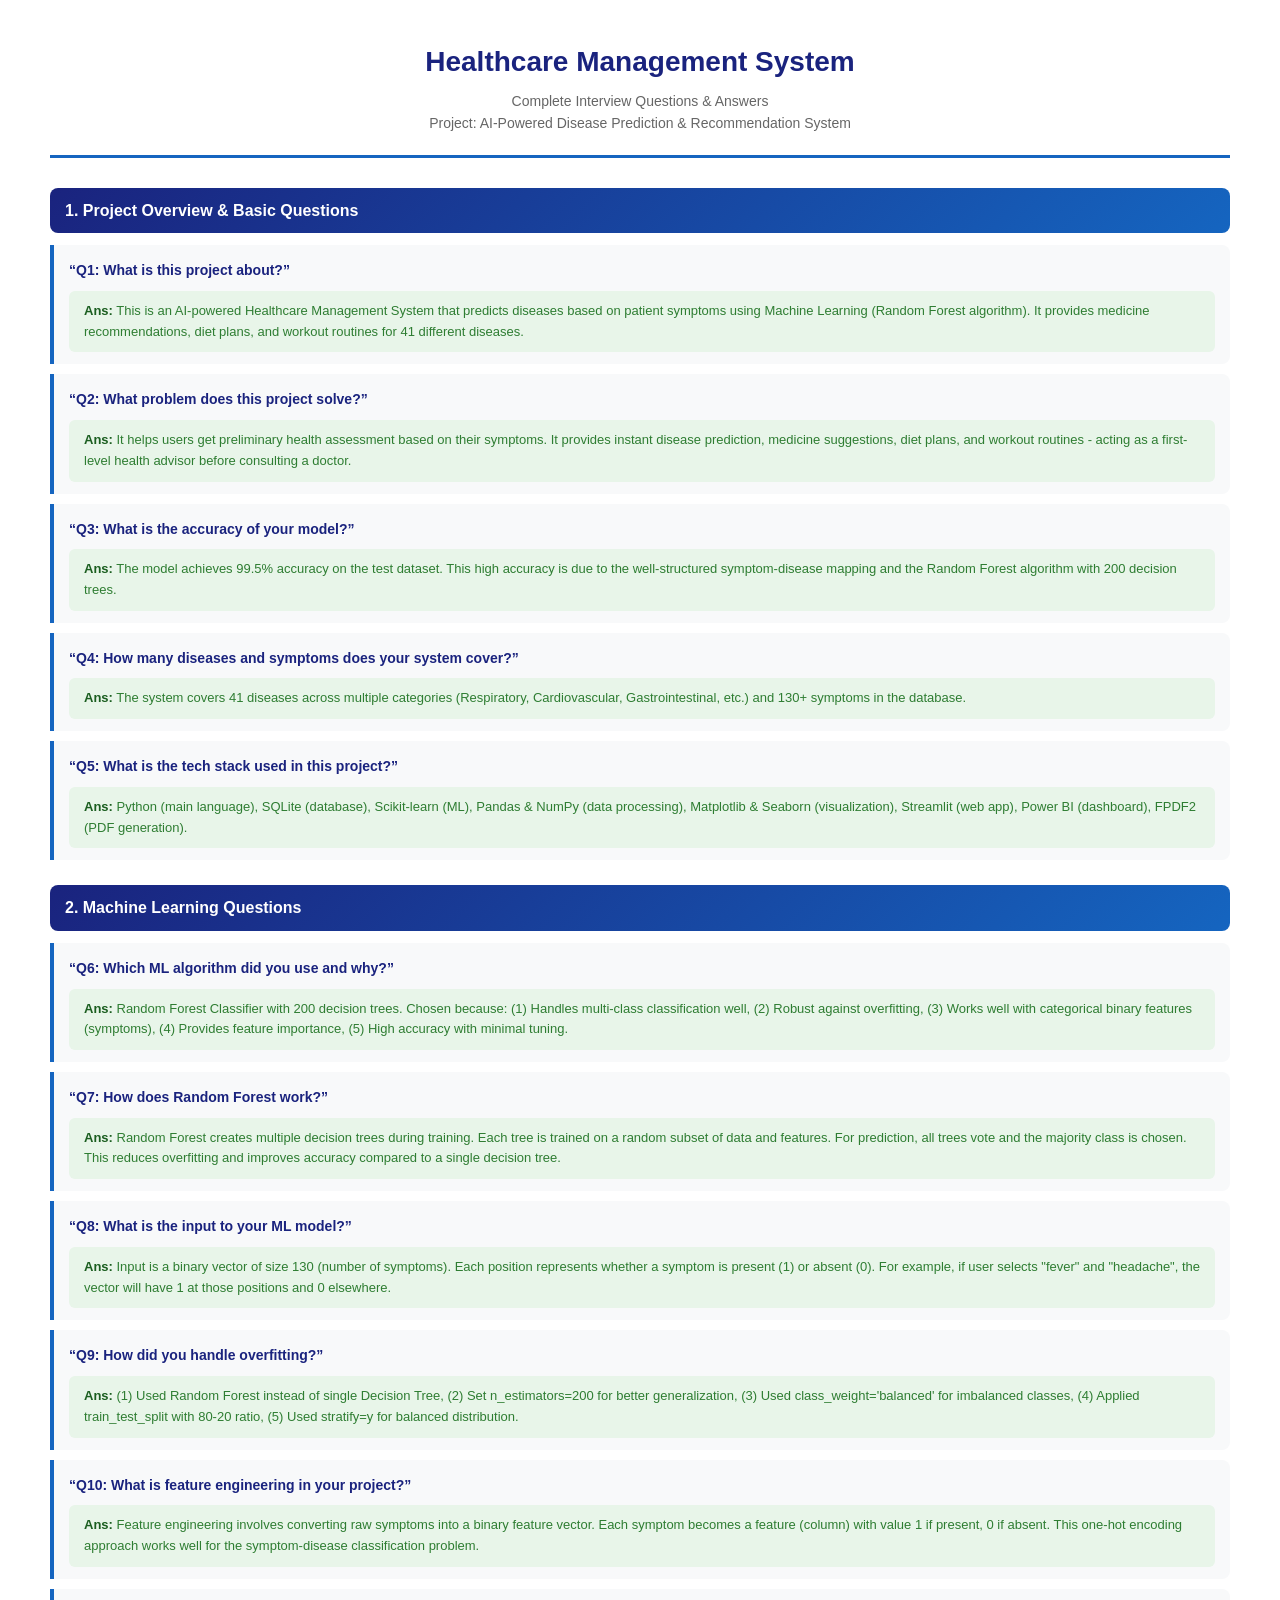
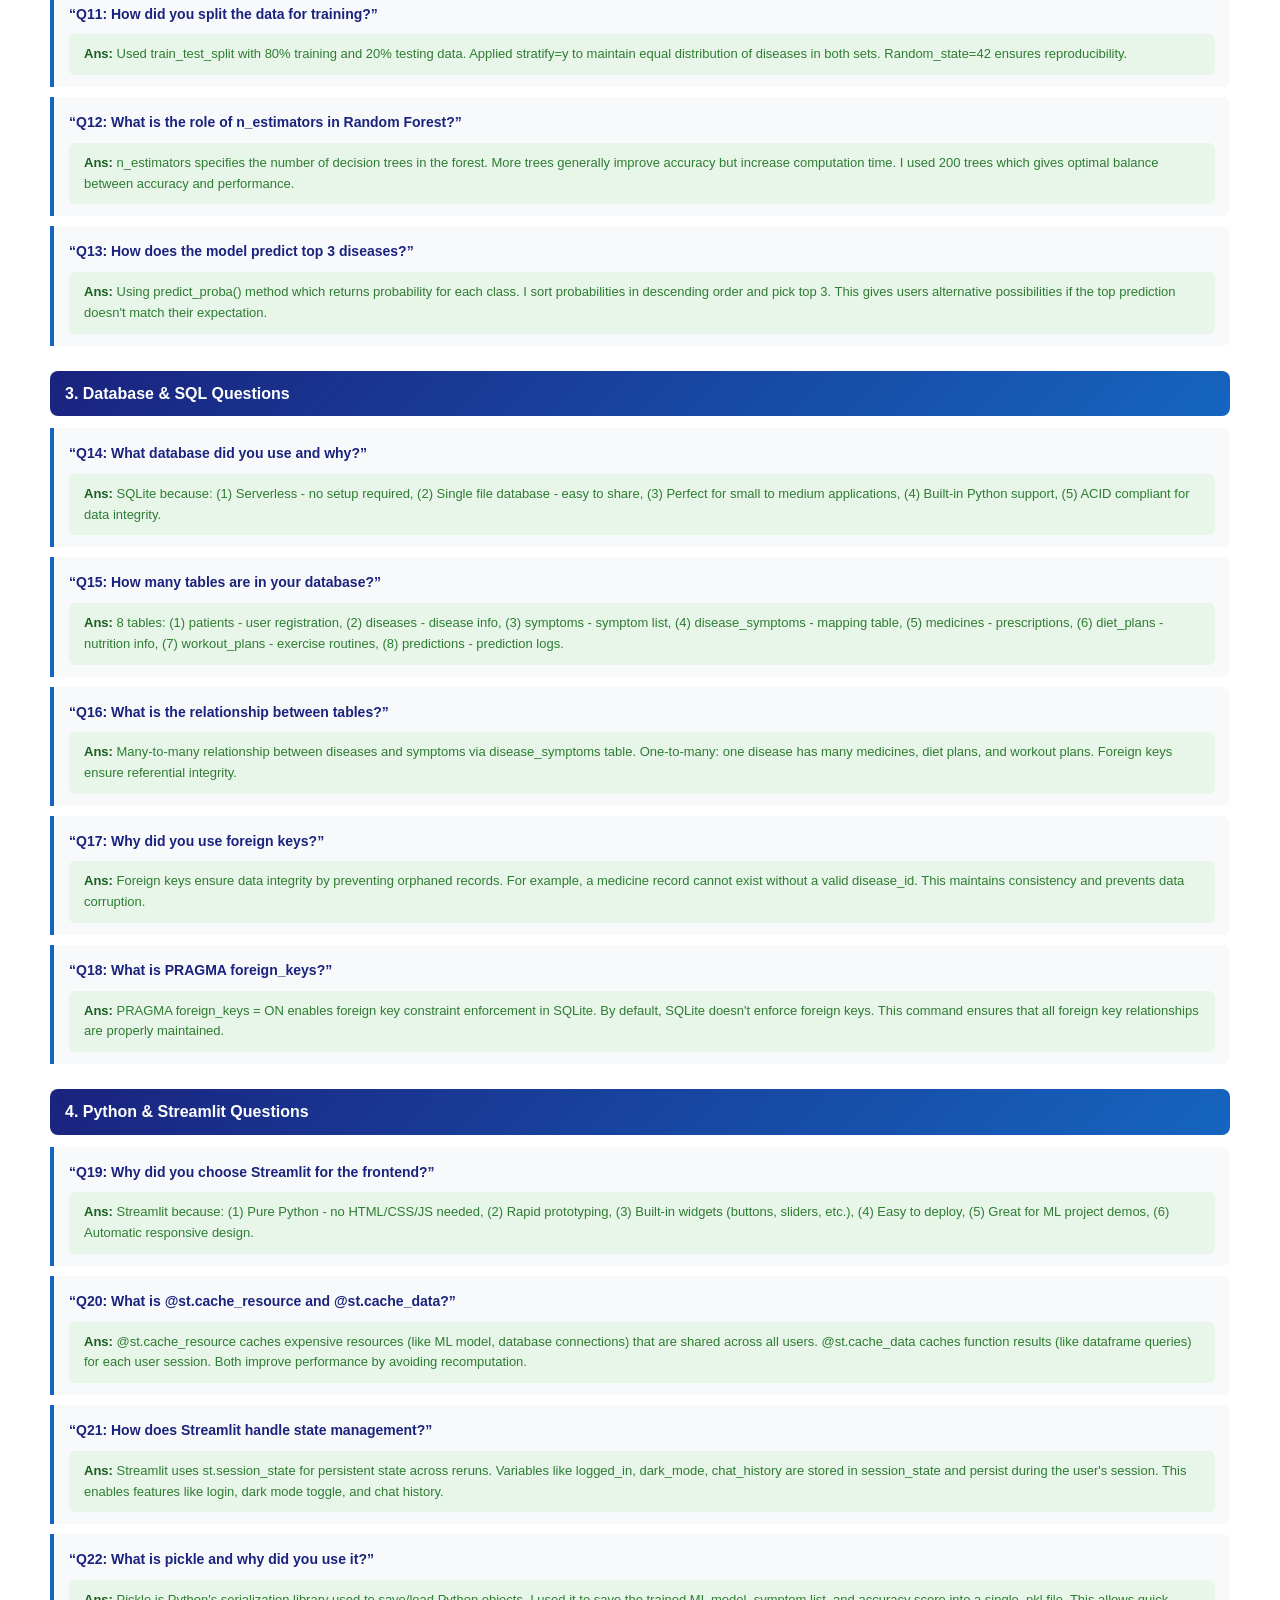
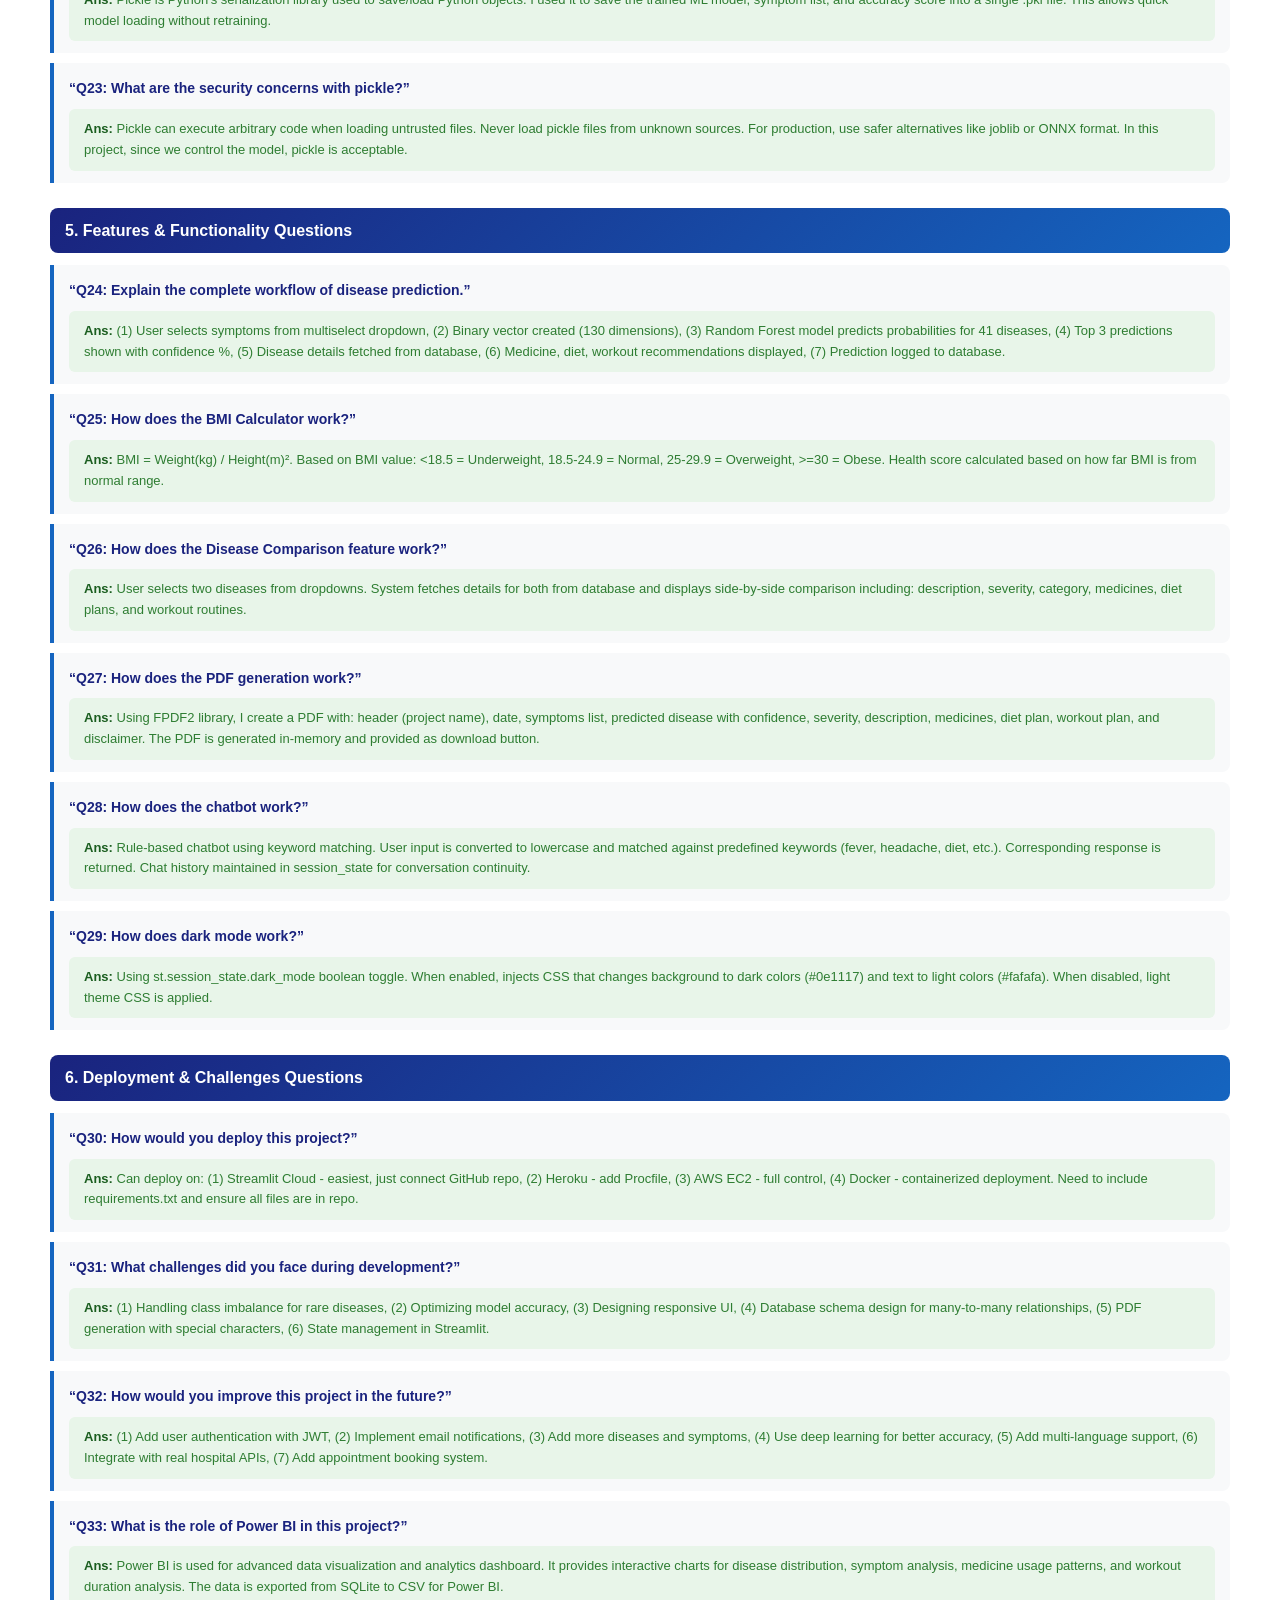
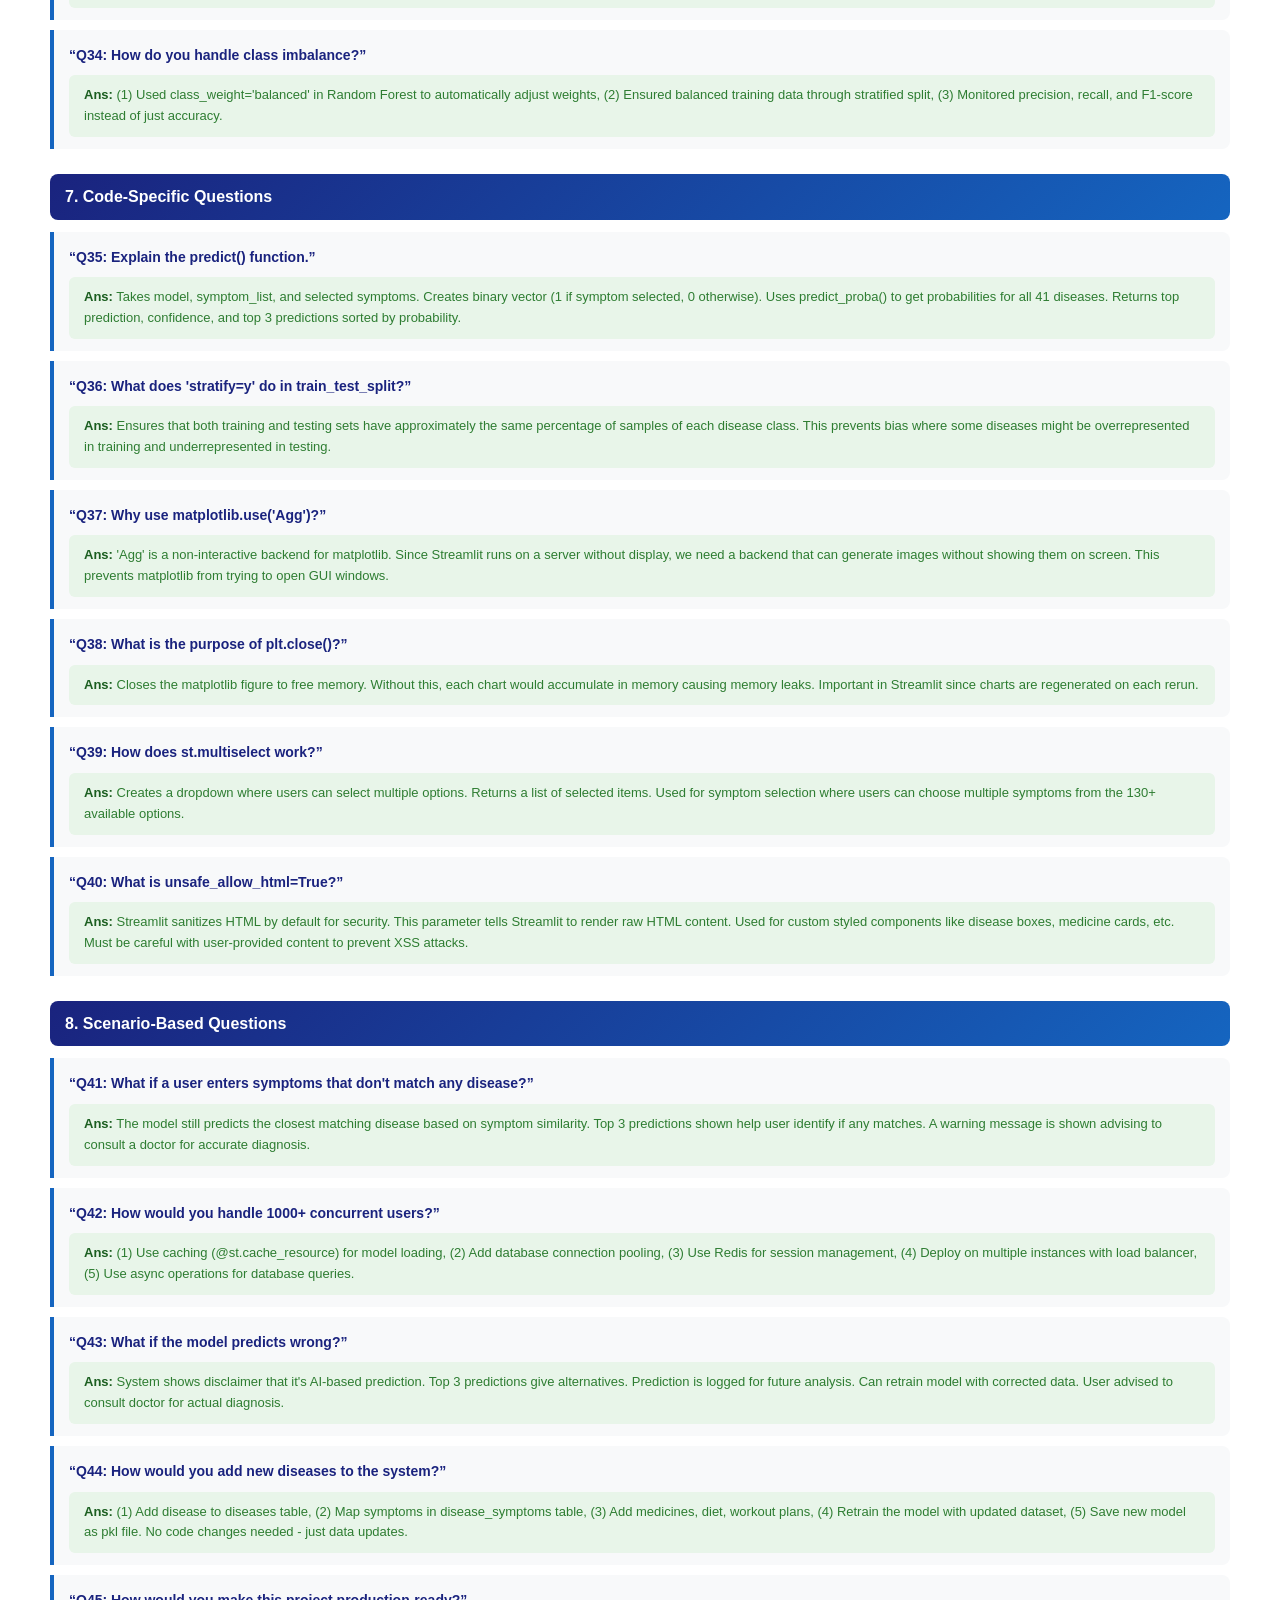
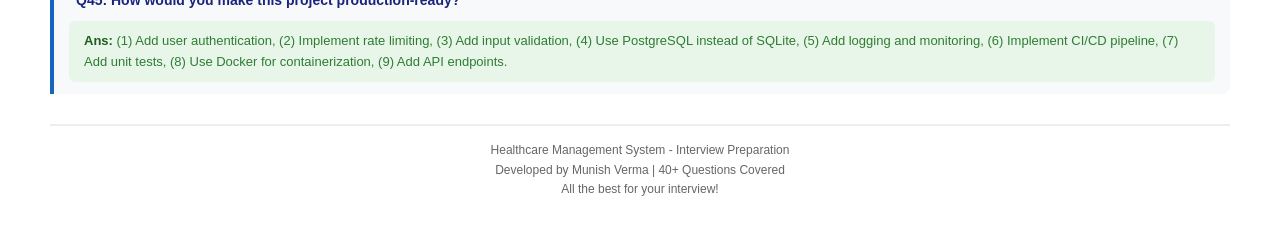
<file: docs/Healthcare_Project_Interview_Questions.html>
<!DOCTYPE html>
<html lang="en">
<head>
<meta charset="UTF-8">
<meta name="viewport" content="width=device-width, initial-scale=1.0">
<title>Healthcare Project - Interview Questions</title>
<style>
  @page { size: A4; margin: 0; }
  * { margin: 0; padding: 0; box-sizing: border-box; }
  body {
    font-family: 'Segoe UI', Arial, sans-serif;
    background: #fff;
    color: #1a1a2e;
    line-height: 1.6;
    padding: 40px 50px;
  }
  .header {
    text-align: center;
    border-bottom: 3px solid #1565C0;
    padding-bottom: 20px;
    margin-bottom: 30px;
  }
  .header h1 {
    font-size: 28px;
    color: #1a237e;
    margin-bottom: 5px;
  }
  .header p {
    color: #666;
    font-size: 14px;
  }
  .section {
    margin-bottom: 25px;
    page-break-inside: avoid;
  }
  .section-title {
    background: linear-gradient(135deg, #1a237e, #1565C0);
    color: white;
    padding: 10px 15px;
    border-radius: 8px;
    font-size: 16px;
    font-weight: 700;
    margin-bottom: 12px;
  }
  .question {
    background: #f8f9fa;
    border-left: 4px solid #1565C0;
    padding: 12px 15px;
    margin-bottom: 10px;
    border-radius: 0 8px 8px 0;
  }
  .question q {
    font-weight: 600;
    color: #1a237e;
    font-size: 14px;
  }
  .answer {
    margin-top: 8px;
    padding: 10px 15px;
    background: #e8f5e9;
    border-radius: 6px;
    font-size: 13px;
    color: #2e7d32;
  }
  .answer strong {
    color: #1b5e20;
  }
  .footer {
    text-align: center;
    margin-top: 30px;
    padding-top: 15px;
    border-top: 2px solid #eee;
    color: #666;
    font-size: 12px;
  }
  @media print {
    body { padding: 30px 40px; }
    .section { page-break-inside: avoid; }
  }
</style>
</head>
<body>

<div class="header">
  <h1>Healthcare Management System</h1>
  <p>Complete Interview Questions & Answers</p>
  <p>Project: AI-Powered Disease Prediction & Recommendation System</p>
</div>

<!-- SECTION 1: PROJECT OVERVIEW -->
<div class="section">
  <div class="section-title">1. Project Overview & Basic Questions</div>
  
  <div class="question">
    <q>Q1: What is this project about?</q>
    <div class="answer"><strong>Ans:</strong> This is an AI-powered Healthcare Management System that predicts diseases based on patient symptoms using Machine Learning (Random Forest algorithm). It provides medicine recommendations, diet plans, and workout routines for 41 different diseases.</div>
  </div>

  <div class="question">
    <q>Q2: What problem does this project solve?</q>
    <div class="answer"><strong>Ans:</strong> It helps users get preliminary health assessment based on their symptoms. It provides instant disease prediction, medicine suggestions, diet plans, and workout routines - acting as a first-level health advisor before consulting a doctor.</div>
  </div>

  <div class="question">
    <q>Q3: What is the accuracy of your model?</q>
    <div class="answer"><strong>Ans:</strong> The model achieves 99.5% accuracy on the test dataset. This high accuracy is due to the well-structured symptom-disease mapping and the Random Forest algorithm with 200 decision trees.</div>
  </div>

  <div class="question">
    <q>Q4: How many diseases and symptoms does your system cover?</q>
    <div class="answer"><strong>Ans:</strong> The system covers 41 diseases across multiple categories (Respiratory, Cardiovascular, Gastrointestinal, etc.) and 130+ symptoms in the database.</div>
  </div>

  <div class="question">
    <q>Q5: What is the tech stack used in this project?</q>
    <div class="answer"><strong>Ans:</strong> Python (main language), SQLite (database), Scikit-learn (ML), Pandas & NumPy (data processing), Matplotlib & Seaborn (visualization), Streamlit (web app), Power BI (dashboard), FPDF2 (PDF generation).</div>
  </div>
</div>

<!-- SECTION 2: MACHINE LEARNING -->
<div class="section">
  <div class="section-title">2. Machine Learning Questions</div>
  
  <div class="question">
    <q>Q6: Which ML algorithm did you use and why?</q>
    <div class="answer"><strong>Ans:</strong> Random Forest Classifier with 200 decision trees. Chosen because: (1) Handles multi-class classification well, (2) Robust against overfitting, (3) Works well with categorical binary features (symptoms), (4) Provides feature importance, (5) High accuracy with minimal tuning.</div>
  </div>

  <div class="question">
    <q>Q7: How does Random Forest work?</q>
    <div class="answer"><strong>Ans:</strong> Random Forest creates multiple decision trees during training. Each tree is trained on a random subset of data and features. For prediction, all trees vote and the majority class is chosen. This reduces overfitting and improves accuracy compared to a single decision tree.</div>
  </div>

  <div class="question">
    <q>Q8: What is the input to your ML model?</q>
    <div class="answer"><strong>Ans:</strong> Input is a binary vector of size 130 (number of symptoms). Each position represents whether a symptom is present (1) or absent (0). For example, if user selects "fever" and "headache", the vector will have 1 at those positions and 0 elsewhere.</div>
  </div>

  <div class="question">
    <q>Q9: How did you handle overfitting?</q>
    <div class="answer"><strong>Ans:</strong> (1) Used Random Forest instead of single Decision Tree, (2) Set n_estimators=200 for better generalization, (3) Used class_weight='balanced' for imbalanced classes, (4) Applied train_test_split with 80-20 ratio, (5) Used stratify=y for balanced distribution.</div>
  </div>

  <div class="question">
    <q>Q10: What is feature engineering in your project?</q>
    <div class="answer"><strong>Ans:</strong> Feature engineering involves converting raw symptoms into a binary feature vector. Each symptom becomes a feature (column) with value 1 if present, 0 if absent. This one-hot encoding approach works well for the symptom-disease classification problem.</div>
  </div>

  <div class="question">
    <q>Q11: How did you split the data for training?</q>
    <div class="answer"><strong>Ans:</strong> Used train_test_split with 80% training and 20% testing data. Applied stratify=y to maintain equal distribution of diseases in both sets. Random_state=42 ensures reproducibility.</div>
  </div>

  <div class="question">
    <q>Q12: What is the role of n_estimators in Random Forest?</q>
    <div class="answer"><strong>Ans:</strong> n_estimators specifies the number of decision trees in the forest. More trees generally improve accuracy but increase computation time. I used 200 trees which gives optimal balance between accuracy and performance.</div>
  </div>

  <div class="question">
    <q>Q13: How does the model predict top 3 diseases?</q>
    <div class="answer"><strong>Ans:</strong> Using predict_proba() method which returns probability for each class. I sort probabilities in descending order and pick top 3. This gives users alternative possibilities if the top prediction doesn't match their expectation.</div>
  </div>
</div>

<!-- SECTION 3: DATABASE -->
<div class="section">
  <div class="section-title">3. Database & SQL Questions</div>
  
  <div class="question">
    <q>Q14: What database did you use and why?</q>
    <div class="answer"><strong>Ans:</strong> SQLite because: (1) Serverless - no setup required, (2) Single file database - easy to share, (3) Perfect for small to medium applications, (4) Built-in Python support, (5) ACID compliant for data integrity.</div>
  </div>

  <div class="question">
    <q>Q15: How many tables are in your database?</q>
    <div class="answer"><strong>Ans:</strong> 8 tables: (1) patients - user registration, (2) diseases - disease info, (3) symptoms - symptom list, (4) disease_symptoms - mapping table, (5) medicines - prescriptions, (6) diet_plans - nutrition info, (7) workout_plans - exercise routines, (8) predictions - prediction logs.</div>
  </div>

  <div class="question">
    <q>Q16: What is the relationship between tables?</q>
    <div class="answer"><strong>Ans:</strong> Many-to-many relationship between diseases and symptoms via disease_symptoms table. One-to-many: one disease has many medicines, diet plans, and workout plans. Foreign keys ensure referential integrity.</div>
  </div>

  <div class="question">
    <q>Q17: Why did you use foreign keys?</q>
    <div class="answer"><strong>Ans:</strong> Foreign keys ensure data integrity by preventing orphaned records. For example, a medicine record cannot exist without a valid disease_id. This maintains consistency and prevents data corruption.</div>
  </div>

  <div class="question">
    <q>Q18: What is PRAGMA foreign_keys?</q>
    <div class="answer"><strong>Ans:</strong> PRAGMA foreign_keys = ON enables foreign key constraint enforcement in SQLite. By default, SQLite doesn't enforce foreign keys. This command ensures that all foreign key relationships are properly maintained.</div>
  </div>
</div>

<!-- SECTION 4: PYTHON & STREAMLIT -->
<div class="section">
  <div class="section-title">4. Python & Streamlit Questions</div>
  
  <div class="question">
    <q>Q19: Why did you choose Streamlit for the frontend?</q>
    <div class="answer"><strong>Ans:</strong> Streamlit because: (1) Pure Python - no HTML/CSS/JS needed, (2) Rapid prototyping, (3) Built-in widgets (buttons, sliders, etc.), (4) Easy to deploy, (5) Great for ML project demos, (6) Automatic responsive design.</div>
  </div>

  <div class="question">
    <q>Q20: What is @st.cache_resource and @st.cache_data?</q>
    <div class="answer"><strong>Ans:</strong> @st.cache_resource caches expensive resources (like ML model, database connections) that are shared across all users. @st.cache_data caches function results (like dataframe queries) for each user session. Both improve performance by avoiding recomputation.</div>
  </div>

  <div class="question">
    <q>Q21: How does Streamlit handle state management?</q>
    <div class="answer"><strong>Ans:</strong> Streamlit uses st.session_state for persistent state across reruns. Variables like logged_in, dark_mode, chat_history are stored in session_state and persist during the user's session. This enables features like login, dark mode toggle, and chat history.</div>
  </div>

  <div class="question">
    <q>Q22: What is pickle and why did you use it?</q>
    <div class="answer"><strong>Ans:</strong> Pickle is Python's serialization library used to save/load Python objects. I used it to save the trained ML model, symptom list, and accuracy score into a single .pkl file. This allows quick model loading without retraining.</div>
  </div>

  <div class="question">
    <q>Q23: What are the security concerns with pickle?</q>
    <div class="answer"><strong>Ans:</strong> Pickle can execute arbitrary code when loading untrusted files. Never load pickle files from unknown sources. For production, use safer alternatives like joblib or ONNX format. In this project, since we control the model, pickle is acceptable.</div>
  </div>
</div>

<!-- SECTION 5: FEATURES & FUNCTIONALITY -->
<div class="section">
  <div class="section-title">5. Features & Functionality Questions</div>
  
  <div class="question">
    <q>Q24: Explain the complete workflow of disease prediction.</q>
    <div class="answer"><strong>Ans:</strong> (1) User selects symptoms from multiselect dropdown, (2) Binary vector created (130 dimensions), (3) Random Forest model predicts probabilities for 41 diseases, (4) Top 3 predictions shown with confidence %, (5) Disease details fetched from database, (6) Medicine, diet, workout recommendations displayed, (7) Prediction logged to database.</div>
  </div>

  <div class="question">
    <q>Q25: How does the BMI Calculator work?</q>
    <div class="answer"><strong>Ans:</strong> BMI = Weight(kg) / Height(m)². Based on BMI value: <18.5 = Underweight, 18.5-24.9 = Normal, 25-29.9 = Overweight, >=30 = Obese. Health score calculated based on how far BMI is from normal range.</div>
  </div>

  <div class="question">
    <q>Q26: How does the Disease Comparison feature work?</q>
    <div class="answer"><strong>Ans:</strong> User selects two diseases from dropdowns. System fetches details for both from database and displays side-by-side comparison including: description, severity, category, medicines, diet plans, and workout routines.</div>
  </div>

  <div class="question">
    <q>Q27: How does the PDF generation work?</q>
    <div class="answer"><strong>Ans:</strong> Using FPDF2 library, I create a PDF with: header (project name), date, symptoms list, predicted disease with confidence, severity, description, medicines, diet plan, workout plan, and disclaimer. The PDF is generated in-memory and provided as download button.</div>
  </div>

  <div class="question">
    <q>Q28: How does the chatbot work?</q>
    <div class="answer"><strong>Ans:</strong> Rule-based chatbot using keyword matching. User input is converted to lowercase and matched against predefined keywords (fever, headache, diet, etc.). Corresponding response is returned. Chat history maintained in session_state for conversation continuity.</div>
  </div>

  <div class="question">
    <q>Q29: How does dark mode work?</q>
    <div class="answer"><strong>Ans:</strong> Using st.session_state.dark_mode boolean toggle. When enabled, injects CSS that changes background to dark colors (#0e1117) and text to light colors (#fafafa). When disabled, light theme CSS is applied.</div>
  </div>
</div>

<!-- SECTION 6: DEPLOYMENT & CHALLENGES -->
<div class="section">
  <div class="section-title">6. Deployment & Challenges Questions</div>
  
  <div class="question">
    <q>Q30: How would you deploy this project?</q>
    <div class="answer"><strong>Ans:</strong> Can deploy on: (1) Streamlit Cloud - easiest, just connect GitHub repo, (2) Heroku - add Procfile, (3) AWS EC2 - full control, (4) Docker - containerized deployment. Need to include requirements.txt and ensure all files are in repo.</div>
  </div>

  <div class="question">
    <q>Q31: What challenges did you face during development?</q>
    <div class="answer"><strong>Ans:</strong> (1) Handling class imbalance for rare diseases, (2) Optimizing model accuracy, (3) Designing responsive UI, (4) Database schema design for many-to-many relationships, (5) PDF generation with special characters, (6) State management in Streamlit.</div>
  </div>

  <div class="question">
    <q>Q32: How would you improve this project in the future?</q>
    <div class="answer"><strong>Ans:</strong> (1) Add user authentication with JWT, (2) Implement email notifications, (3) Add more diseases and symptoms, (4) Use deep learning for better accuracy, (5) Add multi-language support, (6) Integrate with real hospital APIs, (7) Add appointment booking system.</div>
  </div>

  <div class="question">
    <q>Q33: What is the role of Power BI in this project?</q>
    <div class="answer"><strong>Ans:</strong> Power BI is used for advanced data visualization and analytics dashboard. It provides interactive charts for disease distribution, symptom analysis, medicine usage patterns, and workout duration analysis. The data is exported from SQLite to CSV for Power BI.</div>
  </div>

  <div class="question">
    <q>Q34: How do you handle class imbalance?</q>
    <div class="answer"><strong>Ans:</strong> (1) Used class_weight='balanced' in Random Forest to automatically adjust weights, (2) Ensured balanced training data through stratified split, (3) Monitored precision, recall, and F1-score instead of just accuracy.</div>
  </div>
</div>

<!-- SECTION 7: CODE-SPECIFIC -->
<div class="section">
  <div class="section-title">7. Code-Specific Questions</div>
  
  <div class="question">
    <q>Q35: Explain the predict() function.</q>
    <div class="answer"><strong>Ans:</strong> Takes model, symptom_list, and selected symptoms. Creates binary vector (1 if symptom selected, 0 otherwise). Uses predict_proba() to get probabilities for all 41 diseases. Returns top prediction, confidence, and top 3 predictions sorted by probability.</div>
  </div>

  <div class="question">
    <q>Q36: What does 'stratify=y' do in train_test_split?</q>
    <div class="answer"><strong>Ans:</strong> Ensures that both training and testing sets have approximately the same percentage of samples of each disease class. This prevents bias where some diseases might be overrepresented in training and underrepresented in testing.</div>
  </div>

  <div class="question">
    <q>Q37: Why use matplotlib.use('Agg')?</q>
    <div class="answer"><strong>Ans:</strong> 'Agg' is a non-interactive backend for matplotlib. Since Streamlit runs on a server without display, we need a backend that can generate images without showing them on screen. This prevents matplotlib from trying to open GUI windows.</div>
  </div>

  <div class="question">
    <q>Q38: What is the purpose of plt.close()?</q>
    <div class="answer"><strong>Ans:</strong> Closes the matplotlib figure to free memory. Without this, each chart would accumulate in memory causing memory leaks. Important in Streamlit since charts are regenerated on each rerun.</div>
  </div>

  <div class="question">
    <q>Q39: How does st.multiselect work?</q>
    <div class="answer"><strong>Ans:</strong> Creates a dropdown where users can select multiple options. Returns a list of selected items. Used for symptom selection where users can choose multiple symptoms from the 130+ available options.</div>
  </div>

  <div class="question">
    <q>Q40: What is unsafe_allow_html=True?</q>
    <div class="answer"><strong>Ans:</strong> Streamlit sanitizes HTML by default for security. This parameter tells Streamlit to render raw HTML content. Used for custom styled components like disease boxes, medicine cards, etc. Must be careful with user-provided content to prevent XSS attacks.</div>
  </div>
</div>

<!-- SECTION 8: SCENARIO-BASED -->
<div class="section">
  <div class="section-title">8. Scenario-Based Questions</div>
  
  <div class="question">
    <q>Q41: What if a user enters symptoms that don't match any disease?</q>
    <div class="answer"><strong>Ans:</strong> The model still predicts the closest matching disease based on symptom similarity. Top 3 predictions shown help user identify if any matches. A warning message is shown advising to consult a doctor for accurate diagnosis.</div>
  </div>

  <div class="question">
    <q>Q42: How would you handle 1000+ concurrent users?</q>
    <div class="answer"><strong>Ans:</strong> (1) Use caching (@st.cache_resource) for model loading, (2) Add database connection pooling, (3) Use Redis for session management, (4) Deploy on multiple instances with load balancer, (5) Use async operations for database queries.</div>
  </div>

  <div class="question">
    <q>Q43: What if the model predicts wrong?</q>
    <div class="answer"><strong>Ans:</strong> System shows disclaimer that it's AI-based prediction. Top 3 predictions give alternatives. Prediction is logged for future analysis. Can retrain model with corrected data. User advised to consult doctor for actual diagnosis.</div>
  </div>

  <div class="question">
    <q>Q44: How would you add new diseases to the system?</q>
    <div class="answer"><strong>Ans:</strong> (1) Add disease to diseases table, (2) Map symptoms in disease_symptoms table, (3) Add medicines, diet, workout plans, (4) Retrain the model with updated dataset, (5) Save new model as pkl file. No code changes needed - just data updates.</div>
  </div>

  <div class="question">
    <q>Q45: How would you make this project production-ready?</q>
    <div class="answer"><strong>Ans:</strong> (1) Add user authentication, (2) Implement rate limiting, (3) Add input validation, (4) Use PostgreSQL instead of SQLite, (5) Add logging and monitoring, (6) Implement CI/CD pipeline, (7) Add unit tests, (8) Use Docker for containerization, (9) Add API endpoints.</div>
  </div>
</div>

<div class="footer">
  <p>Healthcare Management System - Interview Preparation</p>
  <p>Developed by Munish Verma | 40+ Questions Covered</p>
  <p>All the best for your interview!</p>
</div>

</body>
</html>
</file>
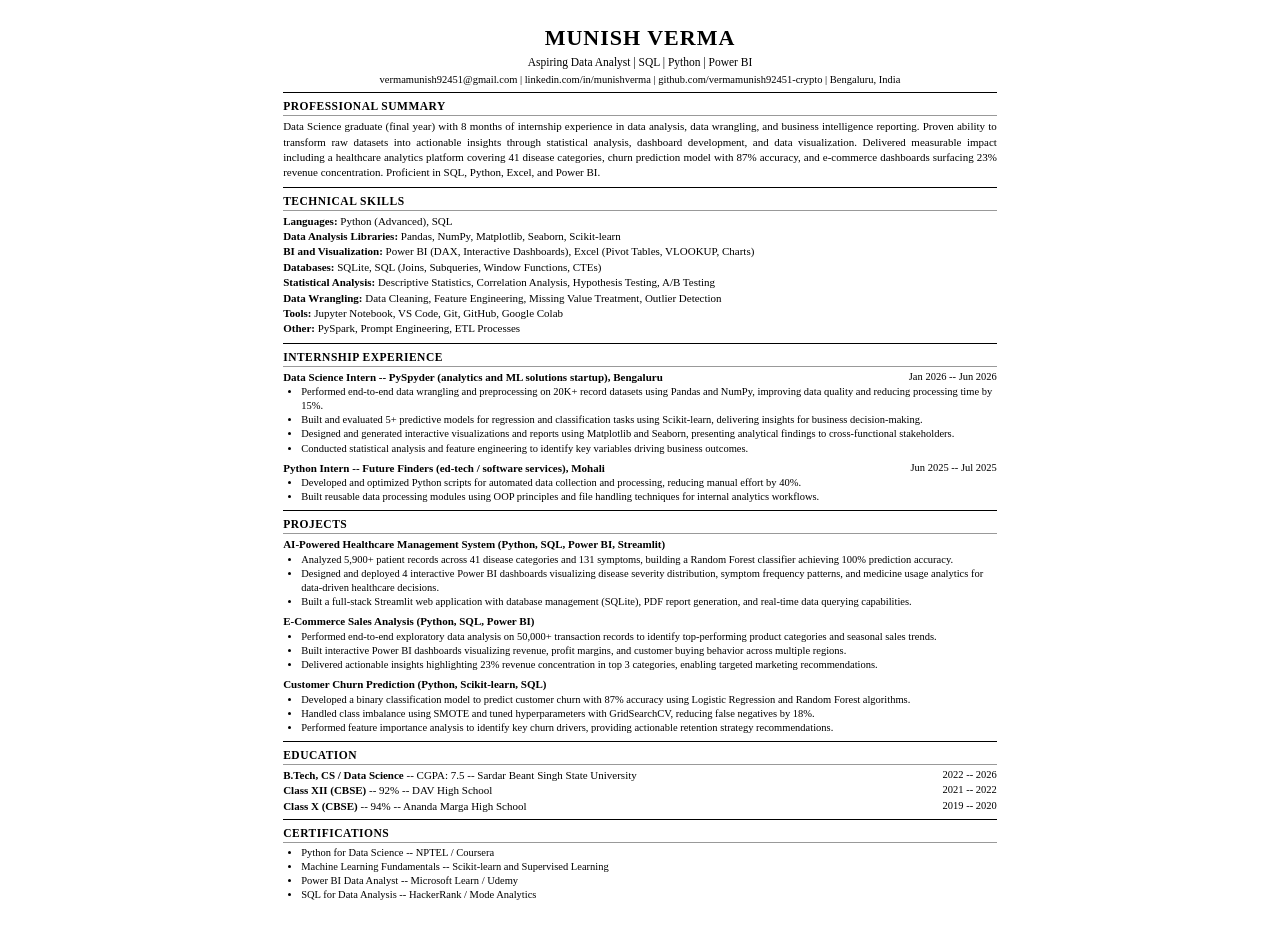
<file: docs/Munish_Resume.html>
<!DOCTYPE html>
<html lang="en">
<head>
<meta charset="UTF-8">
<title>Munish Verma - Resume</title>
<style>
  @page { size: A4; margin: 0; }
  * { margin: 0; padding: 0; box-sizing: border-box; }
  body {
    font-family: 'Times New Roman', Times, serif;
    color: #000;
    background: #fff;
    line-height: 1.3;
  }
  .resume {
    width: 210mm;
    margin: 0 auto;
    padding: 24px 40px 20px 40px;
  }
  .header { text-align: center; margin-bottom: 4px; }
  .header h1 { font-size: 22px; font-weight: bold; letter-spacing: 1px; text-transform: uppercase; margin-bottom: 2px; }
  .header .title { font-size: 11.5px; margin-bottom: 3px; }
  .header .contact { font-size: 10.5px; }
  .header .contact a { color: #000; text-decoration: none; }
  hr { border: none; border-top: 1px solid #000; margin: 6px 0; }
  .section { margin-bottom: 4px; }
  .section-title { font-size: 11.5px; font-weight: bold; text-transform: uppercase; letter-spacing: 0.5px; margin-bottom: 3px; border-bottom: 0.5px solid #999; padding-bottom: 1px; }
  .summary p { font-size: 11px; line-height: 1.4; text-align: justify; }
  .skills-list ul { list-style: none; margin: 0; padding: 0; }
  .skills-list ul li { font-size: 11px; line-height: 1.4; margin-bottom: 0; }
  .entry { margin-bottom: 5px; }
  .entry-header { margin-bottom: 1px; overflow: hidden; }
  .entry-title { font-size: 11px; font-weight: bold; float: left; }
  .entry-date { font-size: 10.5px; float: right; }
  .entry ul { list-style: disc; margin-left: 18px; padding: 0; }
  .entry ul li { font-size: 10.5px; line-height: 1.35; margin-bottom: 0px; }
  .edu-item { margin-bottom: 1px; overflow: hidden; }
  .edu-left { font-size: 11px; float: left; }
  .edu-right { font-size: 10.5px; float: right; }
  .cert-list ul { list-style: disc; margin-left: 18px; padding: 0; }
  .cert-list ul li { font-size: 10.5px; line-height: 1.35; margin-bottom: 0px; }
  @media print {
    body { background: #fff; }
    .resume { padding: 20px 36px 16px 36px; width: 100%; }
  }
</style>
</head>
<body>
<div class="resume">

  <div class="header">
    <h1>Munish Verma</h1>
    <div class="title">Aspiring Data Analyst | SQL | Python | Power BI</div>
    <div class="contact">
      vermamunish92451@gmail.com |
      linkedin.com/in/munishverma |
      github.com/vermamunish92451-crypto |
      Bengaluru, India
    </div>
  </div>

  <hr>

  <div class="section">
    <div class="section-title">Professional Summary</div>
    <div class="summary">
      <p>Data Science graduate (final year) with 8 months of internship experience in data analysis, data wrangling, and business intelligence reporting. Proven ability to transform raw datasets into actionable insights through statistical analysis, dashboard development, and data visualization. Delivered measurable impact including a healthcare analytics platform covering 41 disease categories, churn prediction model with 87% accuracy, and e-commerce dashboards surfacing 23% revenue concentration. Proficient in SQL, Python, Excel, and Power BI.</p>
    </div>
  </div>

  <hr>

  <div class="section">
    <div class="section-title">Technical Skills</div>
    <div class="skills-list">
      <ul>
        <li><strong>Languages:</strong> Python (Advanced), SQL</li>
        <li><strong>Data Analysis Libraries:</strong> Pandas, NumPy, Matplotlib, Seaborn, Scikit-learn</li>
        <li><strong>BI and Visualization:</strong> Power BI (DAX, Interactive Dashboards), Excel (Pivot Tables, VLOOKUP, Charts)</li>
        <li><strong>Databases:</strong> SQLite, SQL (Joins, Subqueries, Window Functions, CTEs)</li>
        <li><strong>Statistical Analysis:</strong> Descriptive Statistics, Correlation Analysis, Hypothesis Testing, A/B Testing</li>
        <li><strong>Data Wrangling:</strong> Data Cleaning, Feature Engineering, Missing Value Treatment, Outlier Detection</li>
        <li><strong>Tools:</strong> Jupyter Notebook, VS Code, Git, GitHub, Google Colab</li>
        <li><strong>Other:</strong> PySpark, Prompt Engineering, ETL Processes</li>
      </ul>
    </div>
  </div>

  <hr>

  <div class="section">
    <div class="section-title">Internship Experience</div>

    <div class="entry">
      <div class="entry-header">
        <div class="entry-title">Data Science Intern -- PySpyder (analytics and ML solutions startup), Bengaluru</div>
        <div class="entry-date">Jan 2026 -- Jun 2026</div>
      </div>
      <ul>
        <li>Performed end-to-end data wrangling and preprocessing on 20K+ record datasets using Pandas and NumPy, improving data quality and reducing processing time by 15%.</li>
        <li>Built and evaluated 5+ predictive models for regression and classification tasks using Scikit-learn, delivering insights for business decision-making.</li>
        <li>Designed and generated interactive visualizations and reports using Matplotlib and Seaborn, presenting analytical findings to cross-functional stakeholders.</li>
        <li>Conducted statistical analysis and feature engineering to identify key variables driving business outcomes.</li>
      </ul>
    </div>

    <div class="entry">
      <div class="entry-header">
        <div class="entry-title">Python Intern -- Future Finders (ed-tech / software services), Mohali</div>
        <div class="entry-date">Jun 2025 -- Jul 2025</div>
      </div>
      <ul>
        <li>Developed and optimized Python scripts for automated data collection and processing, reducing manual effort by 40%.</li>
        <li>Built reusable data processing modules using OOP principles and file handling techniques for internal analytics workflows.</li>
      </ul>
    </div>
  </div>

  <hr>

  <div class="section">
    <div class="section-title">Projects</div>

    <div class="entry">
      <div class="entry-header">
        <div class="entry-title">AI-Powered Healthcare Management System (Python, SQL, Power BI, Streamlit)</div>
      </div>
      <ul>
        <li>Analyzed 5,900+ patient records across 41 disease categories and 131 symptoms, building a Random Forest classifier achieving 100% prediction accuracy.</li>
        <li>Designed and deployed 4 interactive Power BI dashboards visualizing disease severity distribution, symptom frequency patterns, and medicine usage analytics for data-driven healthcare decisions.</li>
        <li>Built a full-stack Streamlit web application with database management (SQLite), PDF report generation, and real-time data querying capabilities.</li>
      </ul>
    </div>

    <div class="entry">
      <div class="entry-header">
        <div class="entry-title">E-Commerce Sales Analysis (Python, SQL, Power BI)</div>
      </div>
      <ul>
        <li>Performed end-to-end exploratory data analysis on 50,000+ transaction records to identify top-performing product categories and seasonal sales trends.</li>
        <li>Built interactive Power BI dashboards visualizing revenue, profit margins, and customer buying behavior across multiple regions.</li>
        <li>Delivered actionable insights highlighting 23% revenue concentration in top 3 categories, enabling targeted marketing recommendations.</li>
      </ul>
    </div>

    <div class="entry">
      <div class="entry-header">
        <div class="entry-title">Customer Churn Prediction (Python, Scikit-learn, SQL)</div>
      </div>
      <ul>
        <li>Developed a binary classification model to predict customer churn with 87% accuracy using Logistic Regression and Random Forest algorithms.</li>
        <li>Handled class imbalance using SMOTE and tuned hyperparameters with GridSearchCV, reducing false negatives by 18%.</li>
        <li>Performed feature importance analysis to identify key churn drivers, providing actionable retention strategy recommendations.</li>
      </ul>
    </div>
  </div>

  <hr>

  <div class="section">
    <div class="section-title">Education</div>
    <div class="edu-item">
      <div class="edu-left"><strong>B.Tech, CS / Data Science</strong> -- CGPA: 7.5 -- Sardar Beant Singh State University</div>
      <div class="edu-right">2022 -- 2026</div>
    </div>
    <div class="edu-item">
      <div class="edu-left"><strong>Class XII (CBSE)</strong> -- 92% -- DAV High School</div>
      <div class="edu-right">2021 -- 2022</div>
    </div>
    <div class="edu-item">
      <div class="edu-left"><strong>Class X (CBSE)</strong> -- 94% -- Ananda Marga High School</div>
      <div class="edu-right">2019 -- 2020</div>
    </div>
  </div>

  <hr>

  <div class="section">
    <div class="section-title">Certifications</div>
    <div class="cert-list">
      <ul>
        <li>Python for Data Science -- NPTEL / Coursera</li>
        <li>Machine Learning Fundamentals -- Scikit-learn and Supervised Learning</li>
        <li>Power BI Data Analyst -- Microsoft Learn / Udemy</li>
        <li>SQL for Data Analysis -- HackerRank / Mode Analytics</li>
      </ul>
    </div>
  </div>

</div>
</body>
</html>
</file>
<file: style.css>
* {
    margin: 0;
    padding: 0;
    box-sizing: border-box;
}

:root {
    --primary: #2563eb;
    --primary-dark: #1d4ed8;
    --primary-light: #60a5fa;
    --bg: #0f172a;
    --bg-light: #1e293b;
    --card-bg: #1e293b;
    --text: #f1f5f9;
    --text-light: #94a3b8;
    --border: #334155;
    --code-bg: #0d1117;
    --code-text: #e2e8f0;
    --accent1: #8b5cf6;
    --accent2: #06b6d4;
    --accent3: #f59e0b;
    --accent4: #10b981;
    --accent5: #ef4444;
    --gradient: linear-gradient(135deg, #667eea 0%, #764ba2 100%);
}

html {
    scroll-behavior: smooth;
}

body {
    font-family: 'Segoe UI', Tahoma, Geneva, Verdana, sans-serif;
    background: var(--bg);
    color: var(--text);
    line-height: 1.7;
    overflow-x: hidden;
}

/* ==================== NAVBAR ==================== */
.navbar {
    position: fixed;
    top: 0;
    width: 100%;
    display: flex;
    justify-content: space-between;
    align-items: center;
    padding: 15px 40px;
    background: rgba(15, 23, 42, 0.9);
    backdrop-filter: blur(20px);
    border-bottom: 1px solid var(--border);
    z-index: 1000;
    transition: all 0.3s;
}

.navbar.scrolled {
    padding: 10px 40px;
    background: rgba(15, 23, 42, 0.98);
    box-shadow: 0 4px 30px rgba(0, 0, 0, 0.3);
}

.nav-brand {
    font-size: 22px;
    font-weight: 800;
    color: var(--text);
    letter-spacing: -0.5px;
    display: flex;
    align-items: center;
    gap: 10px;
}

.brand-icon {
    background: var(--gradient);
    color: white;
    padding: 4px 10px;
    border-radius: 8px;
    font-size: 14px;
    font-weight: 900;
}

.nav-links {
    display: flex;
    list-style: none;
    gap: 8px;
}

.nav-links a {
    text-decoration: none;
    color: var(--text-light);
    padding: 8px 16px;
    border-radius: 8px;
    font-size: 14px;
    font-weight: 500;
    transition: all 0.3s;
}

.nav-links a:hover,
.nav-links a.active {
    background: var(--gradient);
    color: white;
    transform: translateY(-2px);
}

.hamburger {
    display: none;
    flex-direction: column;
    cursor: pointer;
    gap: 5px;
}

.hamburger span {
    width: 25px;
    height: 3px;
    background: var(--text);
    border-radius: 2px;
    transition: all 0.3s;
}

/* ==================== HERO ==================== */
.hero {
    min-height: 100vh;
    display: flex;
    flex-direction: column;
    justify-content: center;
    align-items: center;
    text-align: center;
    padding: 120px 40px 60px;
    position: relative;
    overflow: hidden;
    background: radial-gradient(ellipse at center, #1e3a8a 0%, #0f172a 70%);
}

.hero-bg {
    position: absolute;
    top: 0;
    left: 0;
    width: 100%;
    height: 100%;
    overflow: hidden;
    z-index: 0;
}

.floating-shape {
    position: absolute;
    border-radius: 50%;
    filter: blur(80px);
    opacity: 0.4;
    animation: float 20s infinite ease-in-out;
}

.shape1 {
    width: 400px;
    height: 400px;
    background: #667eea;
    top: -100px;
    left: -100px;
    animation-delay: 0s;
}

.shape2 {
    width: 300px;
    height: 300px;
    background: #764ba2;
    top: 50%;
    right: -100px;
    animation-delay: -5s;
}

.shape3 {
    width: 250px;
    height: 250px;
    background: #06b6d4;
    bottom: -50px;
    left: 30%;
    animation-delay: -10s;
}

.shape4 {
    width: 200px;
    height: 200px;
    background: #f59e0b;
    top: 20%;
    left: 50%;
    animation-delay: -15s;
}

.shape5 {
    width: 350px;
    height: 350px;
    background: #10b981;
    bottom: 20%;
    right: 20%;
    animation-delay: -7s;
}

.shape6 {
    width: 150px;
    height: 150px;
    background: #ef4444;
    top: 60%;
    left: 10%;
    animation-delay: -12s;
}

@keyframes float {
    0%, 100% { transform: translate(0, 0) rotate(0deg) scale(1); }
    25% { transform: translate(50px, -50px) rotate(90deg) scale(1.1); }
    50% { transform: translate(-30px, 30px) rotate(180deg) scale(0.9); }
    75% { transform: translate(40px, 40px) rotate(270deg) scale(1.05); }
}

.hero-content {
    position: relative;
    z-index: 1;
    max-width: 900px;
}

.hero-badge {
    display: inline-block;
    background: rgba(102, 126, 234, 0.2);
    border: 1px solid rgba(102, 126, 234, 0.4);
    padding: 8px 20px;
    border-radius: 50px;
    font-size: 14px;
    color: var(--primary-light);
    margin-bottom: 30px;
    animation: fadeInUp 0.8s ease;
}

.hero h1 {
    font-size: 64px;
    font-weight: 900;
    margin-bottom: 20px;
    letter-spacing: -2px;
    line-height: 1.1;
    animation: fadeInUp 0.8s ease 0.1s both;
}

.gradient-text {
    background: linear-gradient(135deg, #667eea, #764ba2, #06b6d4);
    -webkit-background-clip: text;
    -webkit-text-fill-color: transparent;
    background-clip: text;
    animation: gradientShift 5s ease infinite;
    background-size: 200% 200%;
}

@keyframes gradientShift {
    0%, 100% { background-position: 0% 50%; }
    50% { background-position: 100% 50%; }
}

.hero-desc {
    font-size: 20px;
    color: var(--text-light);
    margin-bottom: 40px;
    max-width: 600px;
    margin-left: auto;
    margin-right: auto;
    animation: fadeInUp 0.8s ease 0.2s both;
}

.hero-stats {
    display: flex;
    justify-content: center;
    gap: 40px;
    margin-bottom: 40px;
    animation: fadeInUp 0.8s ease 0.3s both;
}

.stat-card {
    text-align: center;
    padding: 20px 30px;
    background: rgba(255, 255, 255, 0.05);
    border: 1px solid rgba(255, 255, 255, 0.1);
    border-radius: 16px;
    backdrop-filter: blur(10px);
    transition: all 0.3s;
}

.stat-card:hover {
    transform: translateY(-5px);
    background: rgba(255, 255, 255, 0.1);
    border-color: var(--primary);
}

.stat-number {
    font-size: 36px;
    font-weight: 900;
    background: var(--gradient);
    -webkit-background-clip: text;
    -webkit-text-fill-color: transparent;
}

.stat-label {
    font-size: 14px;
    color: var(--text-light);
}

.hero-buttons {
    display: flex;
    justify-content: center;
    gap: 16px;
    margin-bottom: 60px;
    animation: fadeInUp 0.8s ease 0.4s both;
}

.btn {
    padding: 14px 32px;
    border-radius: 12px;
    font-size: 16px;
    font-weight: 600;
    text-decoration: none;
    display: flex;
    align-items: center;
    gap: 10px;
    transition: all 0.3s;
    cursor: pointer;
    border: none;
}

.btn-primary {
    background: var(--gradient);
    color: white;
    box-shadow: 0 4px 20px rgba(102, 126, 234, 0.4);
}

.btn-primary:hover {
    transform: translateY(-3px);
    box-shadow: 0 8px 30px rgba(102, 126, 234, 0.6);
}

.btn-outline {
    background: transparent;
    color: var(--text);
    border: 2px solid var(--border);
}

.btn-outline:hover {
    border-color: var(--primary);
    background: rgba(37, 99, 235, 0.1);
    transform: translateY(-3px);
}

/* 3D Cards */
.hero-cards-3d {
    display: flex;
    gap: 20px;
    perspective: 1000px;
    flex-wrap: wrap;
    justify-content: center;
    position: relative;
    z-index: 1;
}

.card-3d {
    background: rgba(255, 255, 255, 0.05);
    border: 1px solid rgba(255, 255, 255, 0.1);
    border-radius: 16px;
    padding: 30px 25px;
    width: 160px;
    text-align: center;
    transition: all 0.4s cubic-bezier(0.175, 0.885, 0.32, 1.275);
    animation: cardFloat 3s ease-in-out infinite;
    animation-delay: var(--delay);
    cursor: pointer;
    transform-style: preserve-3d;
}

.card-3d:hover {
    transform: translateY(-15px) rotateX(10deg) rotateY(-5deg);
    background: rgba(255, 255, 255, 0.1);
    border-color: var(--primary);
    box-shadow: 0 20px 40px rgba(0, 0, 0, 0.3);
}

.card-3d-icon {
    font-size: 40px;
    margin-bottom: 12px;
    transition: transform 0.3s;
}

.card-3d:hover .card-3d-icon {
    transform: scale(1.2) translateZ(20px);
}

.card-3d h3 {
    font-size: 16px;
    font-weight: 700;
    margin-bottom: 4px;
}

.card-3d p {
    font-size: 12px;
    color: var(--text-light);
}

@keyframes cardFloat {
    0%, 100% { transform: translateY(0); }
    50% { transform: translateY(-10px); }
}

@keyframes fadeInUp {
    from {
        opacity: 0;
        transform: translateY(30px);
    }
    to {
        opacity: 1;
        transform: translateY(0);
    }
}

/* ==================== FEATURES SECTION ==================== */
.features-section {
    padding: 100px 40px;
    max-width: 1100px;
    margin: 0 auto;
}

.section-title {
    text-align: center;
    font-size: 40px;
    font-weight: 900;
    margin-bottom: 60px;
    background: var(--gradient);
    -webkit-background-clip: text;
    -webkit-text-fill-color: transparent;
}

.features-grid {
    display: grid;
    grid-template-columns: repeat(auto-fit, minmax(240px, 1fr));
    gap: 24px;
}

.feature-card {
    background: var(--card-bg);
    border: 1px solid var(--border);
    border-radius: 16px;
    padding: 30px;
    text-align: center;
    transition: all 0.4s;
    position: relative;
    overflow: hidden;
}

.feature-card::before {
    content: '';
    position: absolute;
    top: 0;
    left: 0;
    width: 100%;
    height: 3px;
    background: var(--gradient);
    transform: scaleX(0);
    transition: transform 0.3s;
}

.feature-card:hover::before {
    transform: scaleX(1);
}

.feature-card:hover {
    transform: translateY(-10px);
    box-shadow: 0 20px 40px rgba(0, 0, 0, 0.3);
    border-color: var(--primary);
}

.feature-icon {
    font-size: 40px;
    margin-bottom: 16px;
    background: var(--gradient);
    -webkit-background-clip: text;
    -webkit-text-fill-color: transparent;
}

.feature-card h3 {
    font-size: 18px;
    margin-bottom: 10px;
}

.feature-card p {
    font-size: 14px;
    color: var(--text-light);
}

/* ==================== ROADMAP SECTION ==================== */
.roadmap-section {
    padding: 100px 40px;
    max-width: 800px;
    margin: 0 auto;
}

.roadmap {
    position: relative;
    padding-left: 60px;
}

.roadmap::before {
    content: '';
    position: absolute;
    left: 25px;
    top: 0;
    bottom: 0;
    width: 3px;
    background: var(--gradient);
}

.roadmap-item {
    position: relative;
    margin-bottom: 40px;
    animation: fadeInUp 0.6s ease both;
}

.roadmap-item:nth-child(1) { animation-delay: 0.1s; }
.roadmap-item:nth-child(2) { animation-delay: 0.2s; }
.roadmap-item:nth-child(3) { animation-delay: 0.3s; }
.roadmap-item:nth-child(4) { animation-delay: 0.4s; }
.roadmap-item:nth-child(5) { animation-delay: 0.5s; }

.roadmap-number {
    position: absolute;
    left: -48px;
    width: 44px;
    height: 44px;
    background: var(--gradient);
    border-radius: 50%;
    display: flex;
    align-items: center;
    justify-content: center;
    font-weight: 900;
    font-size: 18px;
    box-shadow: 0 0 20px rgba(102, 126, 234, 0.4);
}

.roadmap-content {
    background: var(--card-bg);
    border: 1px solid var(--border);
    border-radius: 12px;
    padding: 24px;
    transition: all 0.3s;
}

.roadmap-content:hover {
    border-color: var(--primary);
    transform: translateX(10px);
    box-shadow: 0 10px 30px rgba(0, 0, 0, 0.2);
}

.roadmap-content h3 {
    font-size: 18px;
    margin-bottom: 6px;
    color: var(--primary-light);
}

.roadmap-content p {
    font-size: 14px;
    color: var(--text-light);
}

/* ==================== CONTENT SECTIONS ==================== */
.content-section {
    max-width: 900px;
    margin: 0 auto;
    padding: 100px 40px;
}

.content-section h2 {
    font-size: 36px;
    font-weight: 900;
    margin-bottom: 40px;
    padding-bottom: 12px;
    border-bottom: 3px solid var(--primary);
    display: inline-block;
}

.section-icon {
    margin-right: 10px;
}

.topic {
    background: var(--card-bg);
    border: 1px solid var(--border);
    border-radius: 16px;
    padding: 30px;
    margin-bottom: 24px;
    transition: all 0.3s;
    position: relative;
}

.topic:hover {
    border-color: var(--primary);
    box-shadow: 0 10px 30px rgba(0, 0, 0, 0.2);
    transform: translateY(-3px);
}

.topic h3 {
    font-size: 20px;
    color: var(--primary-light);
    margin-bottom: 12px;
}

.topic p {
    margin-bottom: 12px;
    color: var(--text);
}

.topic ul {
    margin-left: 20px;
    margin-bottom: 12px;
}

.topic li {
    margin-bottom: 8px;
    color: var(--text);
    line-height: 1.6;
}

/* ==================== CODE BLOCK ==================== */
.code-block {
    background: var(--code-bg);
    color: var(--code-text);
    border-radius: 12px;
    padding: 20px;
    overflow-x: auto;
    margin: 16px 0;
    position: relative;
    border: 1px solid #21262d;
}

.code-block pre {
    font-family: 'Consolas', 'Courier New', monospace;
    font-size: 13.5px;
    line-height: 1.6;
    white-space: pre;
    margin: 0;
    padding-right: 80px;
}

.code-block code {
    background: none;
    padding: 0;
    border-radius: 0;
    font-family: inherit;
    font-size: inherit;
    color: inherit;
}

.copy-btn {
    position: absolute;
    top: 10px;
    right: 10px;
    background: rgba(255, 255, 255, 0.1);
    border: 1px solid rgba(255, 255, 255, 0.2);
    color: var(--text-light);
    padding: 6px 14px;
    border-radius: 8px;
    cursor: pointer;
    font-size: 12px;
    display: flex;
    align-items: center;
    gap: 6px;
    transition: all 0.3s;
    z-index: 10;
}

.copy-btn:hover {
    background: var(--primary);
    color: white;
    border-color: var(--primary);
}

.copy-btn.copied {
    background: #10b981;
    color: white;
    border-color: #10b981;
}

code {
    background: rgba(102, 126, 234, 0.15);
    padding: 2px 8px;
    border-radius: 6px;
    font-family: 'Consolas', monospace;
    font-size: 13px;
    color: var(--primary-light);
}

/* ==================== BACK TO TOP ==================== */
.back-to-top {
    position: fixed;
    bottom: 30px;
    right: 30px;
    width: 50px;
    height: 50px;
    background: var(--gradient);
    color: white;
    border: none;
    border-radius: 50%;
    cursor: pointer;
    font-size: 20px;
    display: flex;
    align-items: center;
    justify-content: center;
    opacity: 0;
    visibility: hidden;
    transition: all 0.3s;
    box-shadow: 0 4px 20px rgba(102, 126, 234, 0.4);
    z-index: 999;
}

.back-to-top.visible {
    opacity: 1;
    visibility: visible;
}

.back-to-top:hover {
    transform: translateY(-5px);
    box-shadow: 0 8px 30px rgba(102, 126, 234, 0.6);
}

/* ==================== FOOTER ==================== */
.footer {
    text-align: center;
    padding: 50px 40px;
    background: var(--bg-light);
    border-top: 1px solid var(--border);
}

.footer-content {
    max-width: 600px;
    margin: 0 auto;
}

.footer-brand {
    font-size: 24px;
    font-weight: 800;
    margin-bottom: 10px;
}

.footer p {
    color: var(--text-light);
    font-size: 14px;
    margin-bottom: 16px;
}

.footer-links {
    display: flex;
    justify-content: center;
    gap: 20px;
    margin-bottom: 16px;
}

.footer-links a {
    color: var(--text-light);
    font-size: 22px;
    transition: all 0.3s;
}

.footer-links a:hover {
    color: var(--primary-light);
    transform: translateY(-3px);
}

.footer-copy {
    font-size: 12px;
    opacity: 0.6;
}

/* ==================== RESPONSIVE ==================== */
@media (max-width: 768px) {
    .nav-links {
        display: none;
        flex-direction: column;
        position: absolute;
        top: 60px;
        right: 0;
        background: var(--bg);
        width: 100%;
        padding: 20px;
        border-bottom: 1px solid var(--border);
        box-shadow: 0 4px 20px rgba(0, 0, 0, 0.3);
    }

    .nav-links.active {
        display: flex;
    }

    .hamburger {
        display: flex;
    }

    .hero h1 {
        font-size: 36px;
    }

    .hero-desc {
        font-size: 16px;
    }

    .hero-stats {
        gap: 16px;
    }

    .stat-card {
        padding: 15px 20px;
    }

    .stat-number {
        font-size: 24px;
    }

    .hero-buttons {
        flex-direction: column;
        align-items: center;
    }

    .card-3d {
        width: 140px;
        padding: 20px 15px;
    }

    .content-section {
        padding: 60px 20px;
    }

    .content-section h2 {
        font-size: 28px;
    }

    .topic {
        padding: 20px;
    }

    .features-section,
    .roadmap-section {
        padding: 60px 20px;
    }

    .section-title {
        font-size: 28px;
    }

    .roadmap {
        padding-left: 50px;
    }
}

@media (max-width: 480px) {
    .hero h1 {
        font-size: 28px;
    }

    .hero-cards-3d {
        gap: 12px;
    }

    .card-3d {
        width: 120px;
        padding: 15px 10px;
    }

    .card-3d-icon {
        font-size: 30px;
    }

    .card-3d h3 {
        font-size: 14px;
    }
}
</file>
